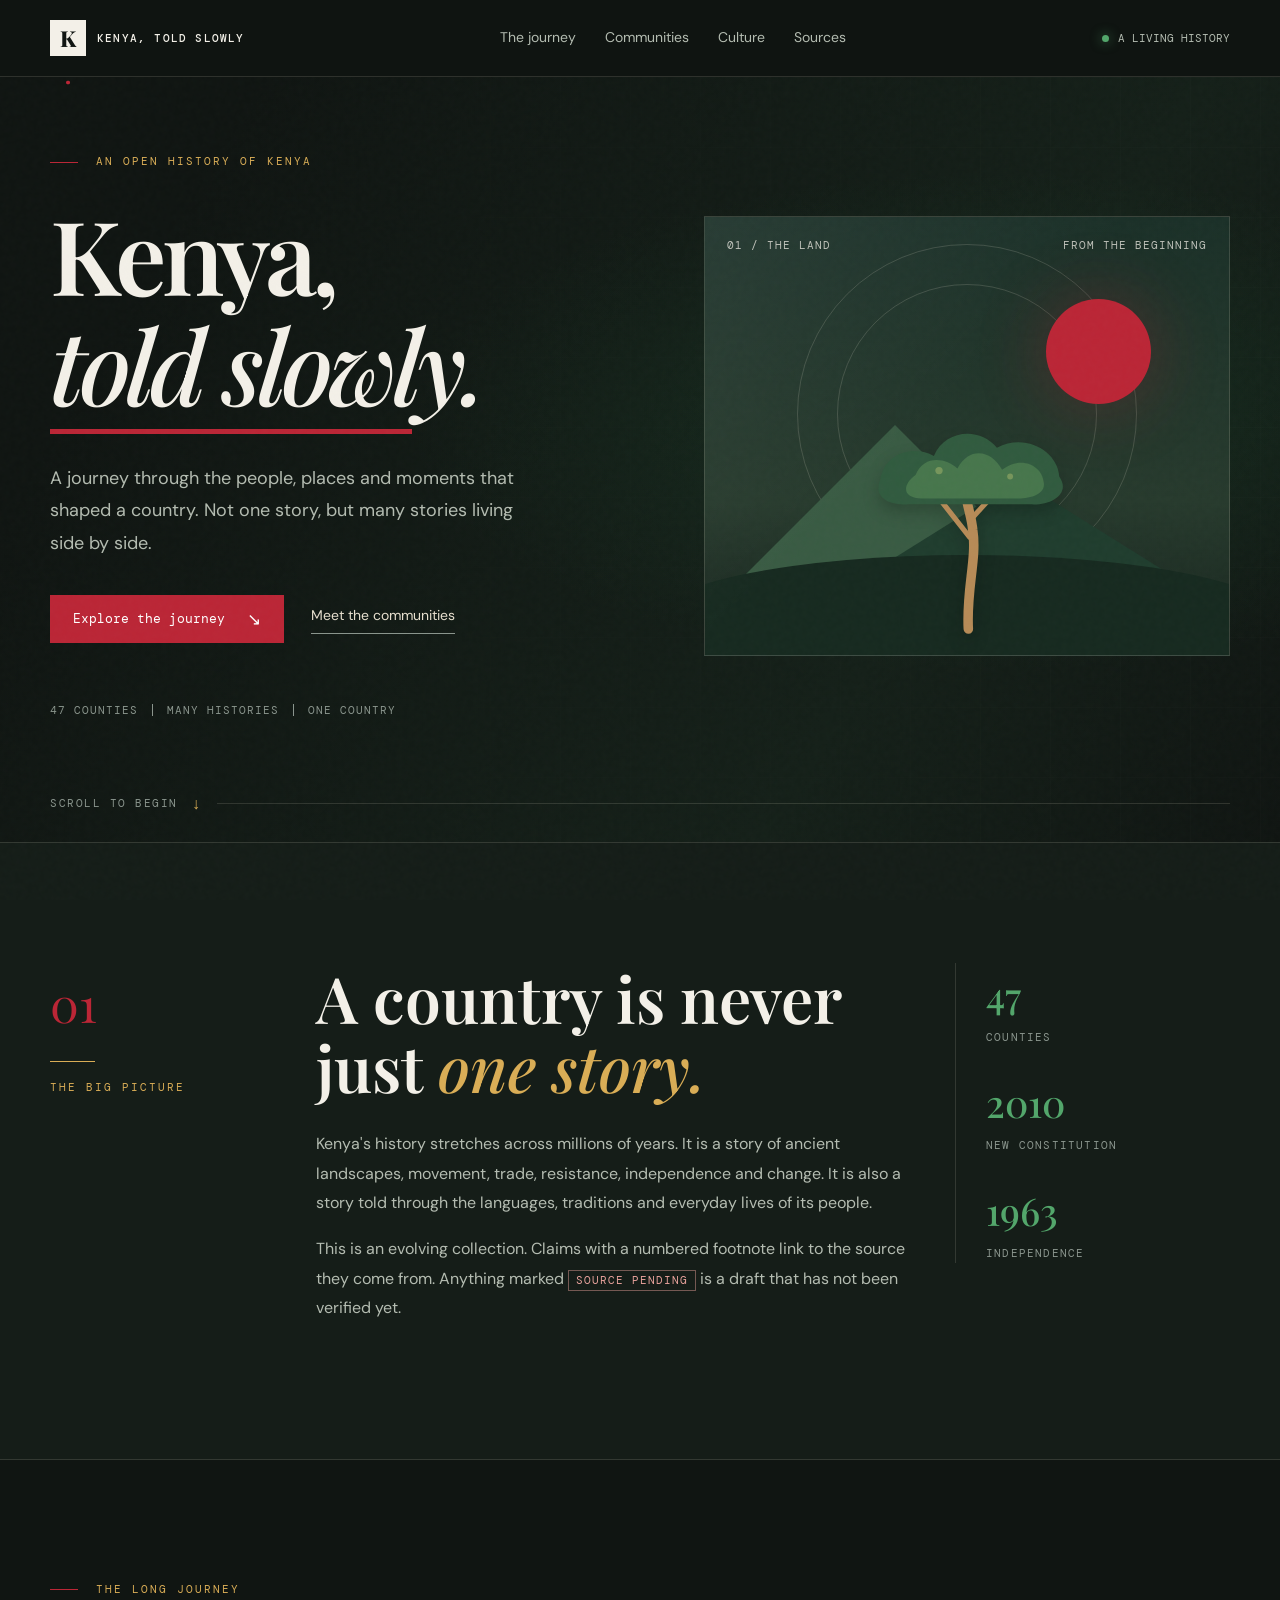
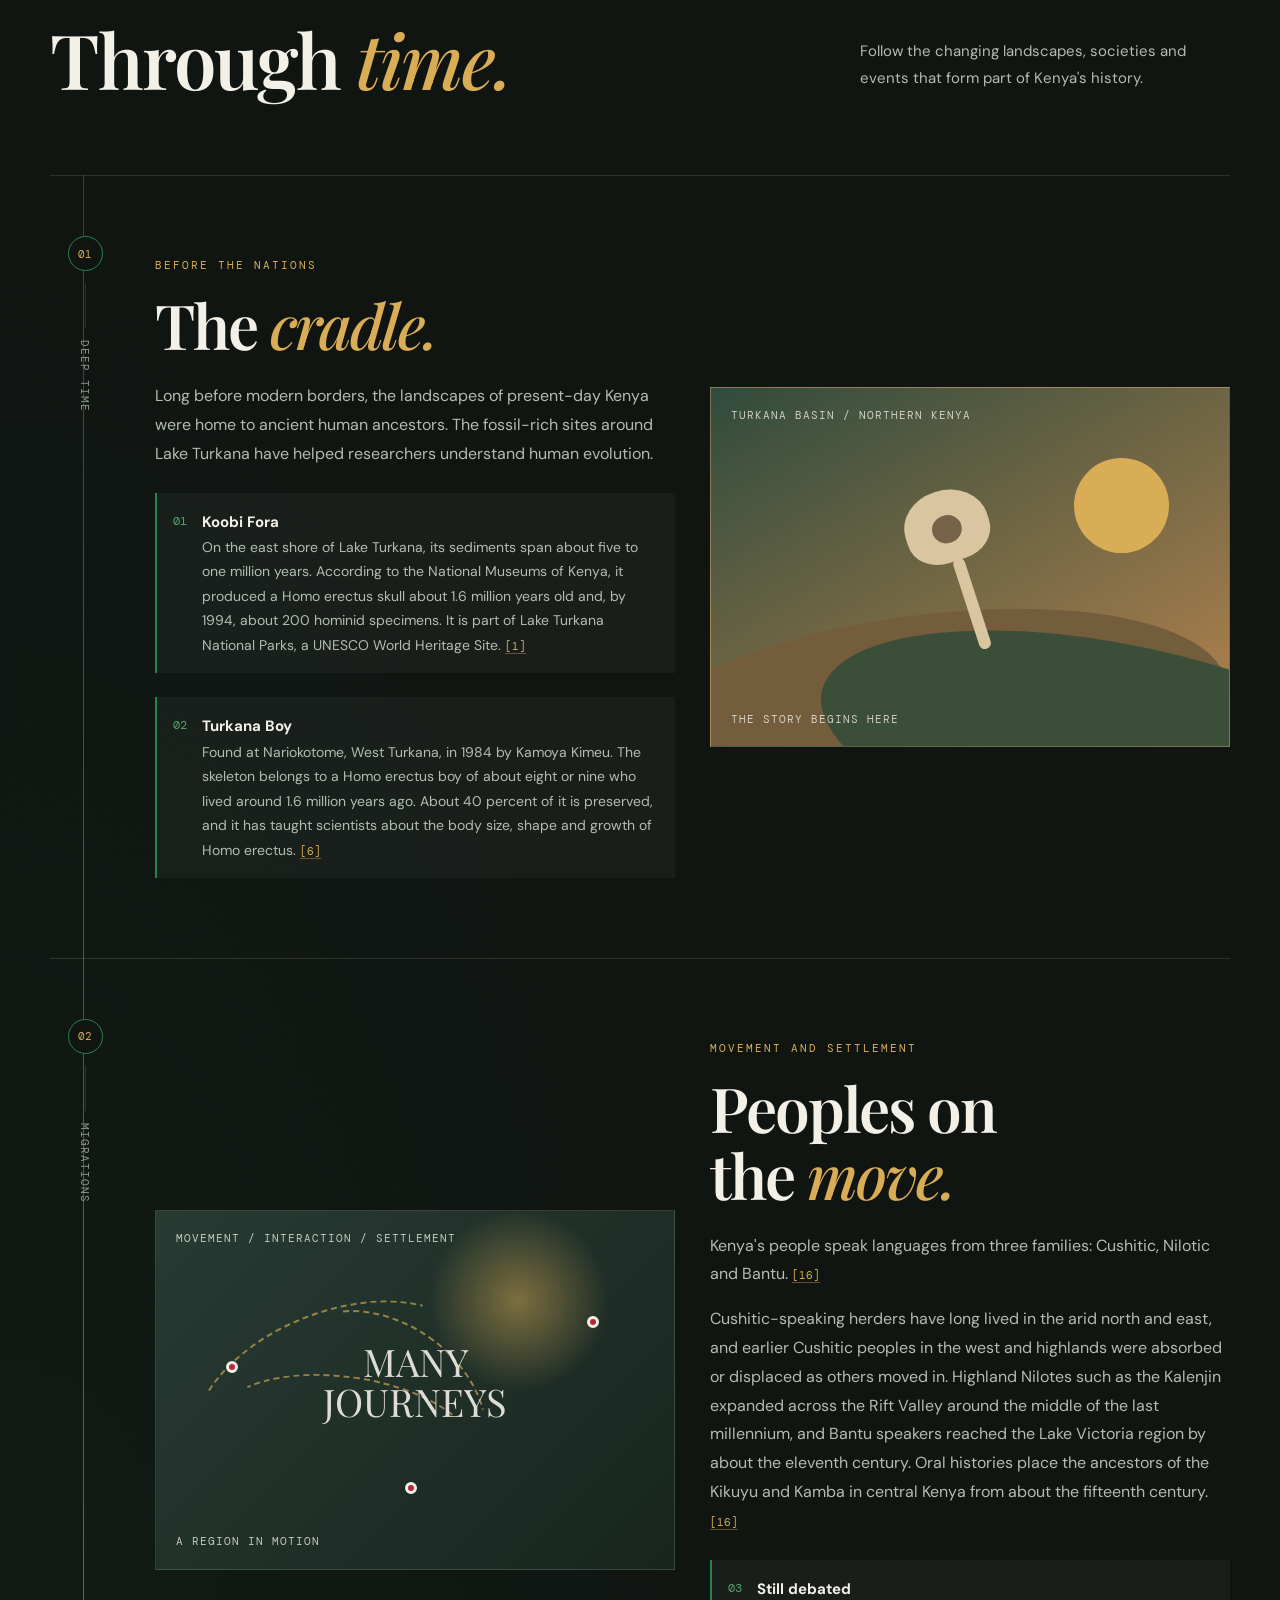
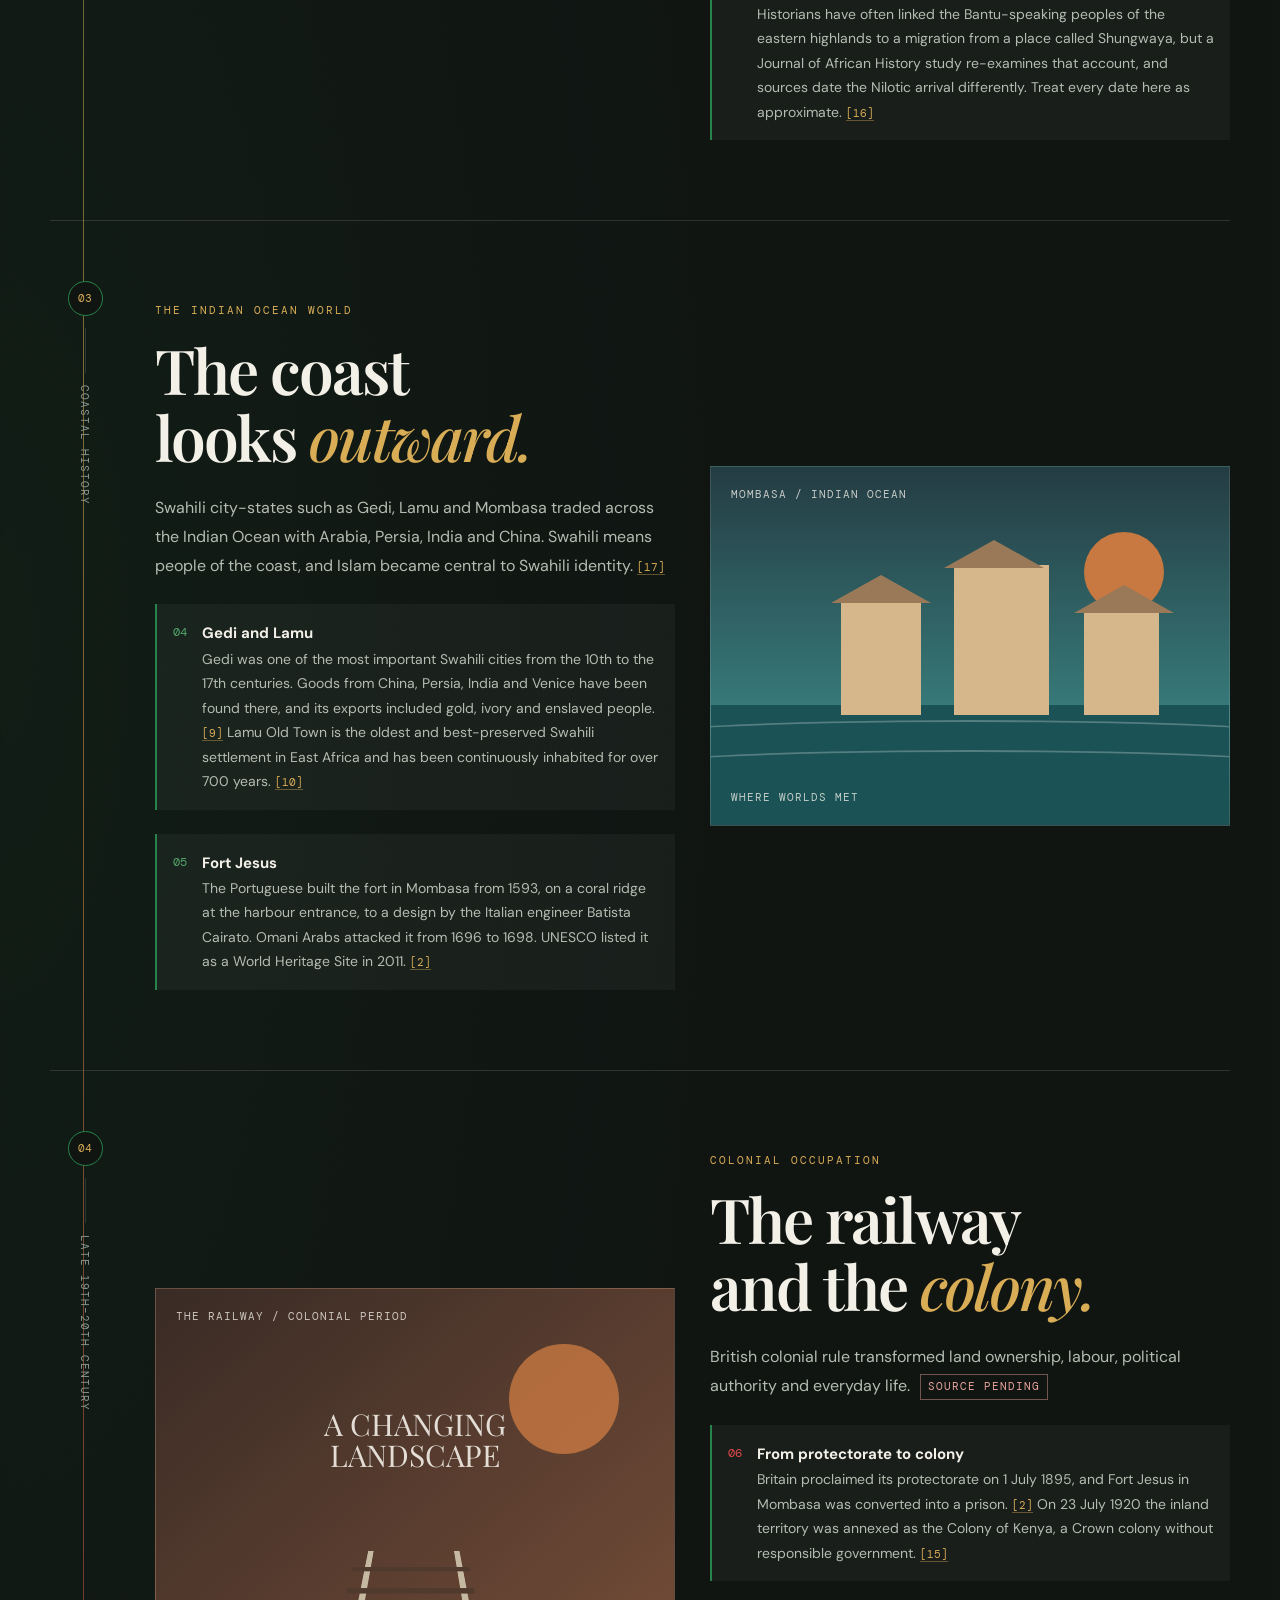
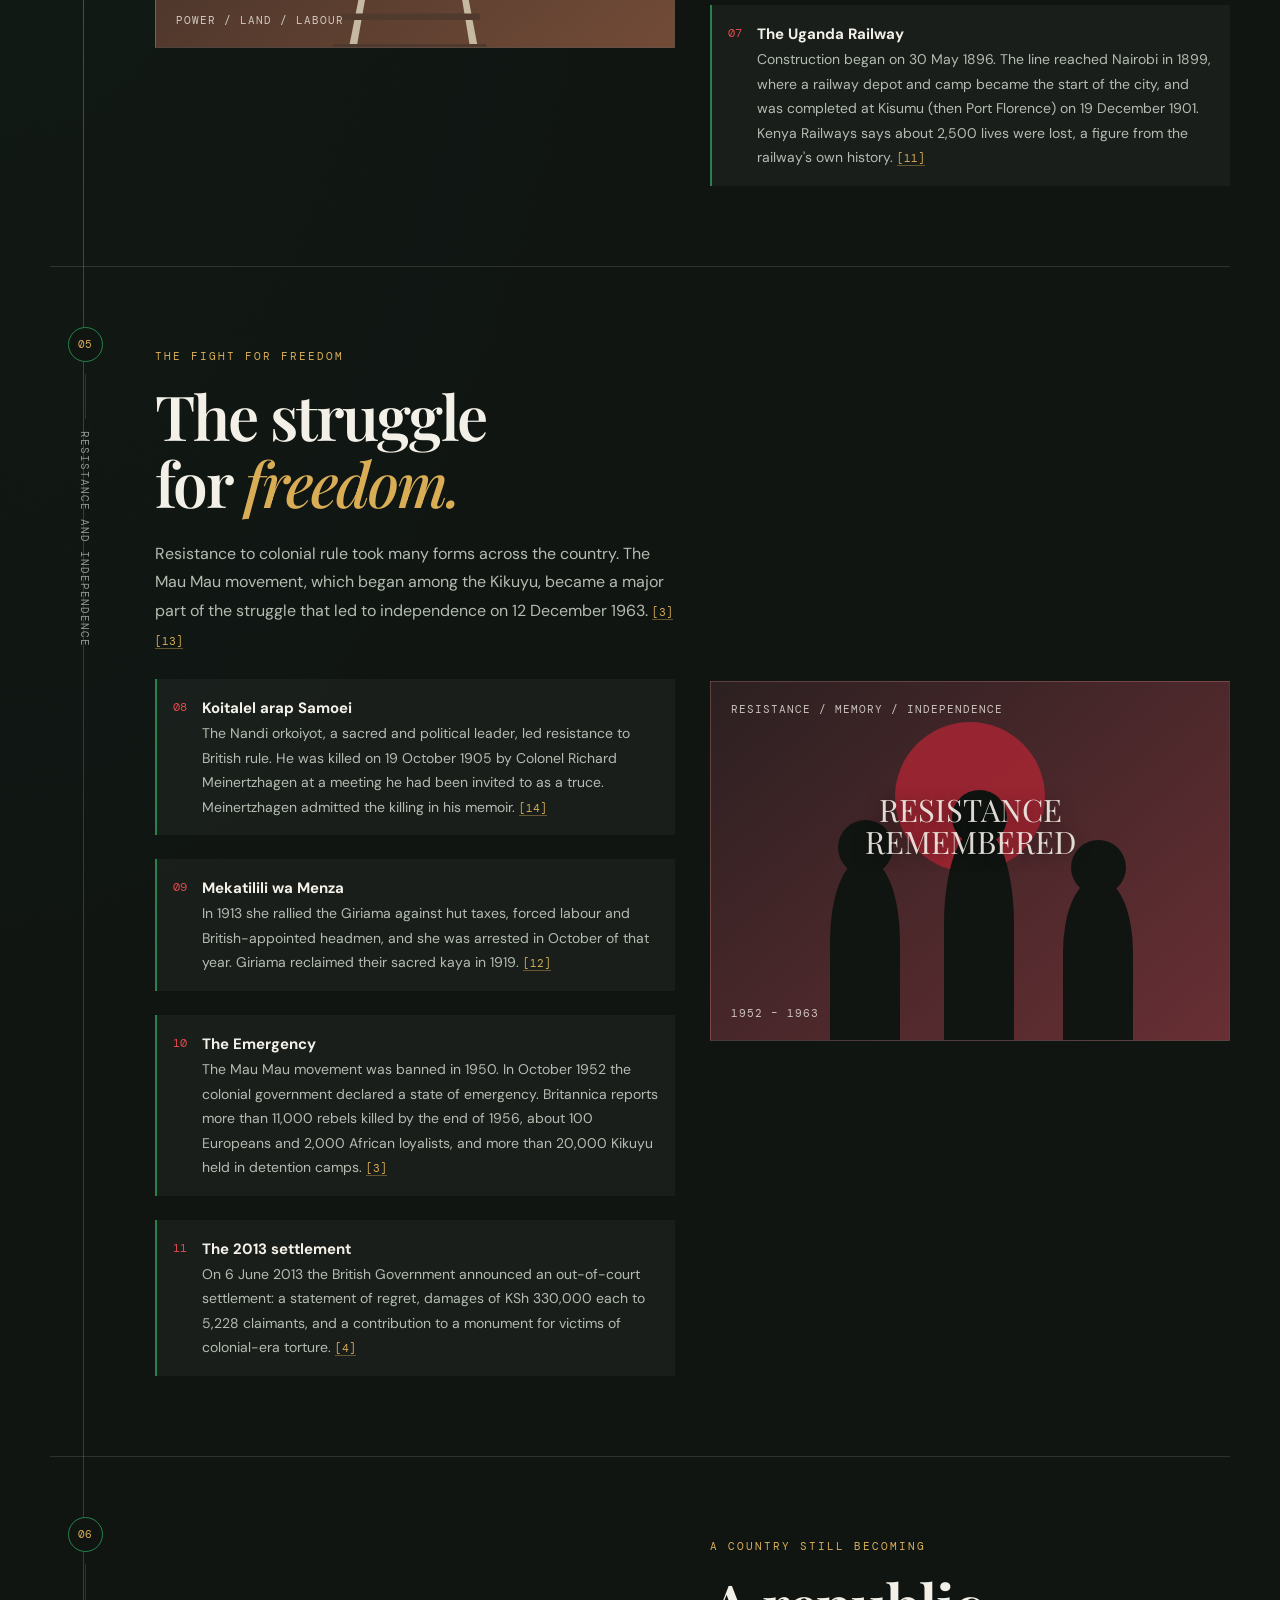
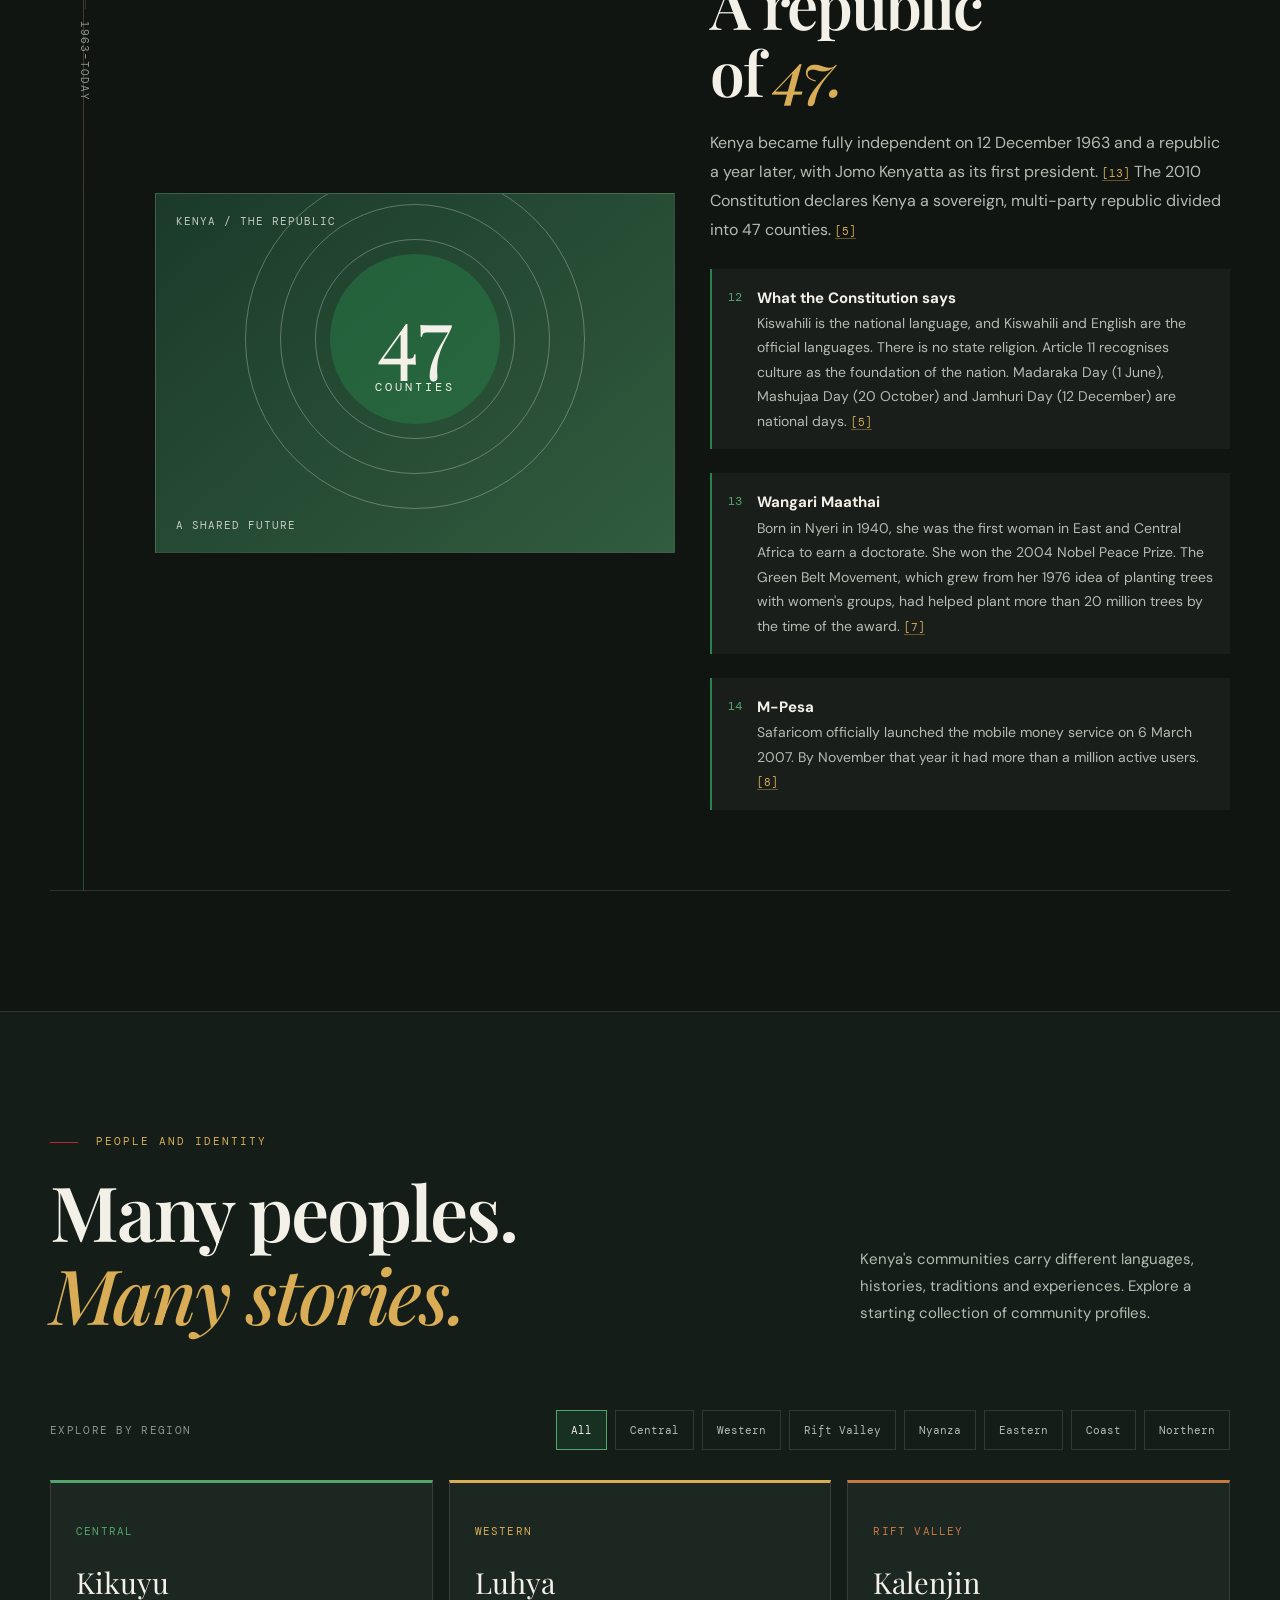
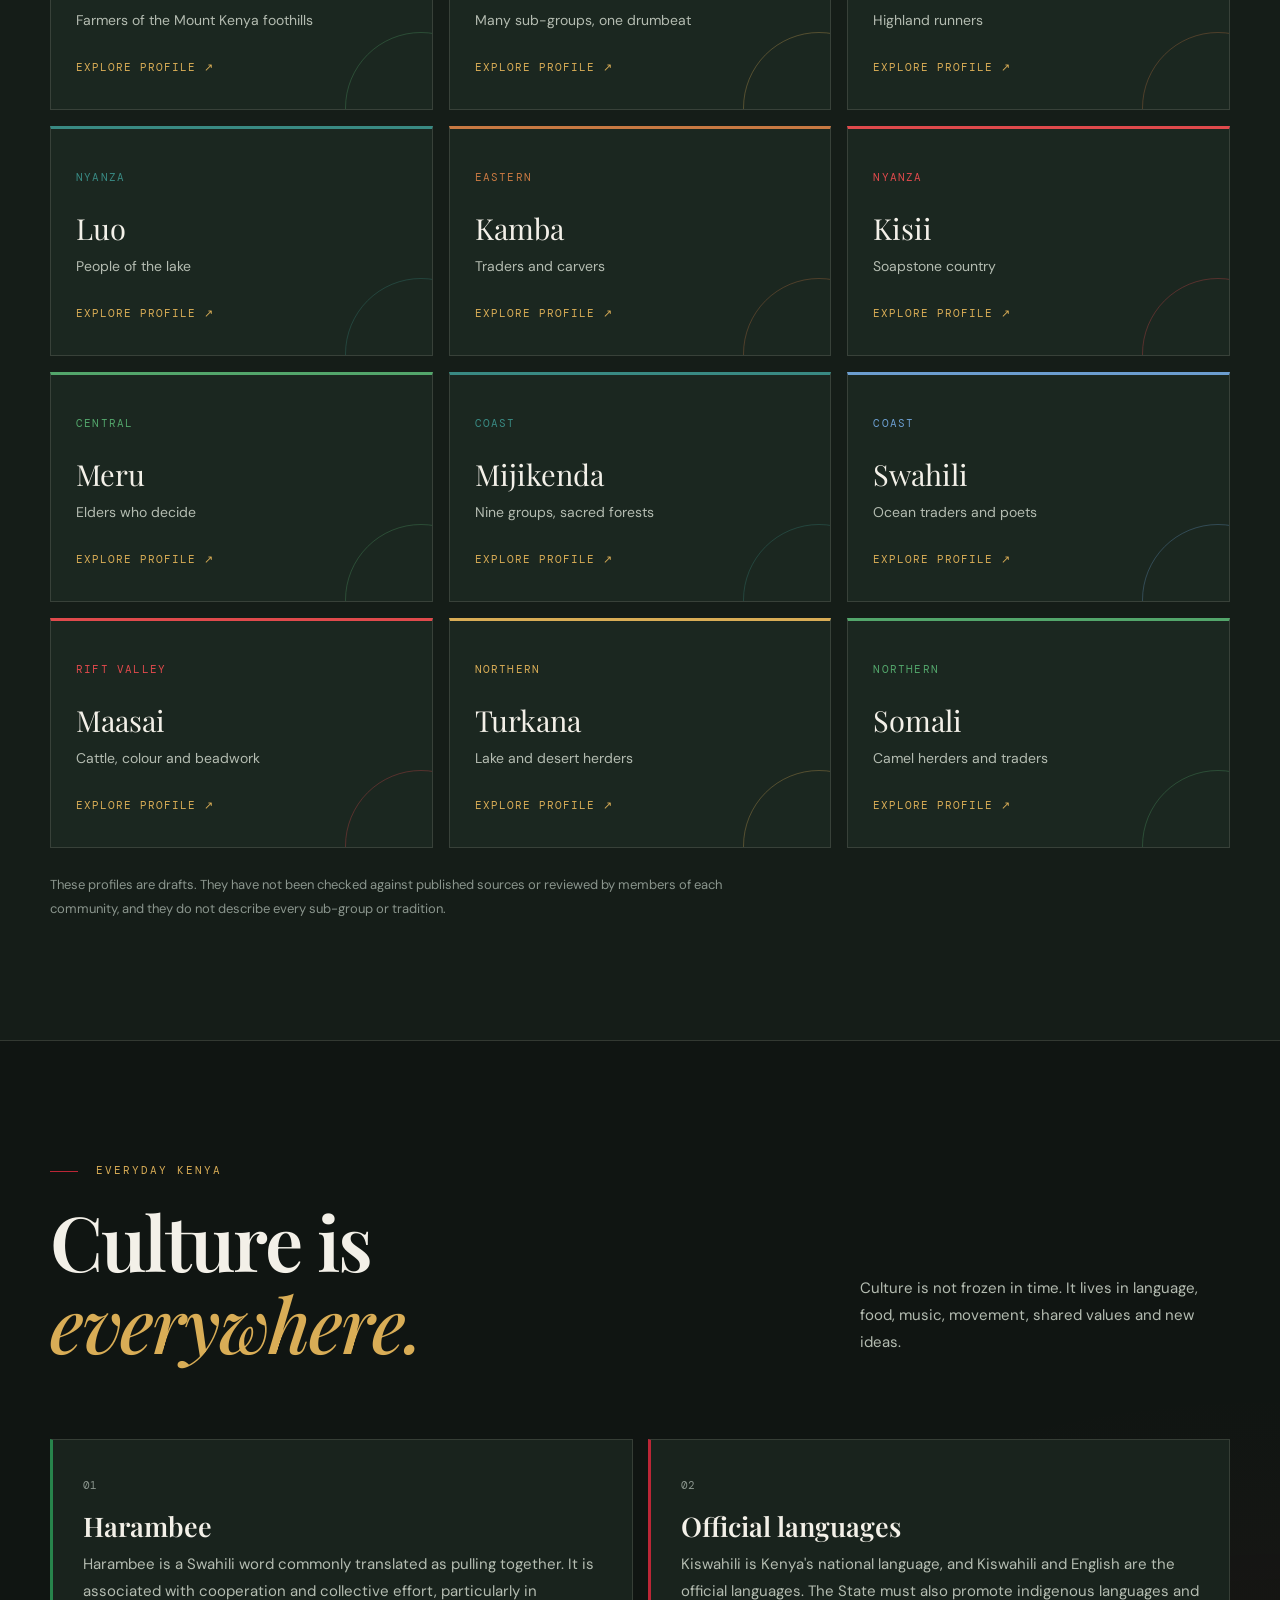
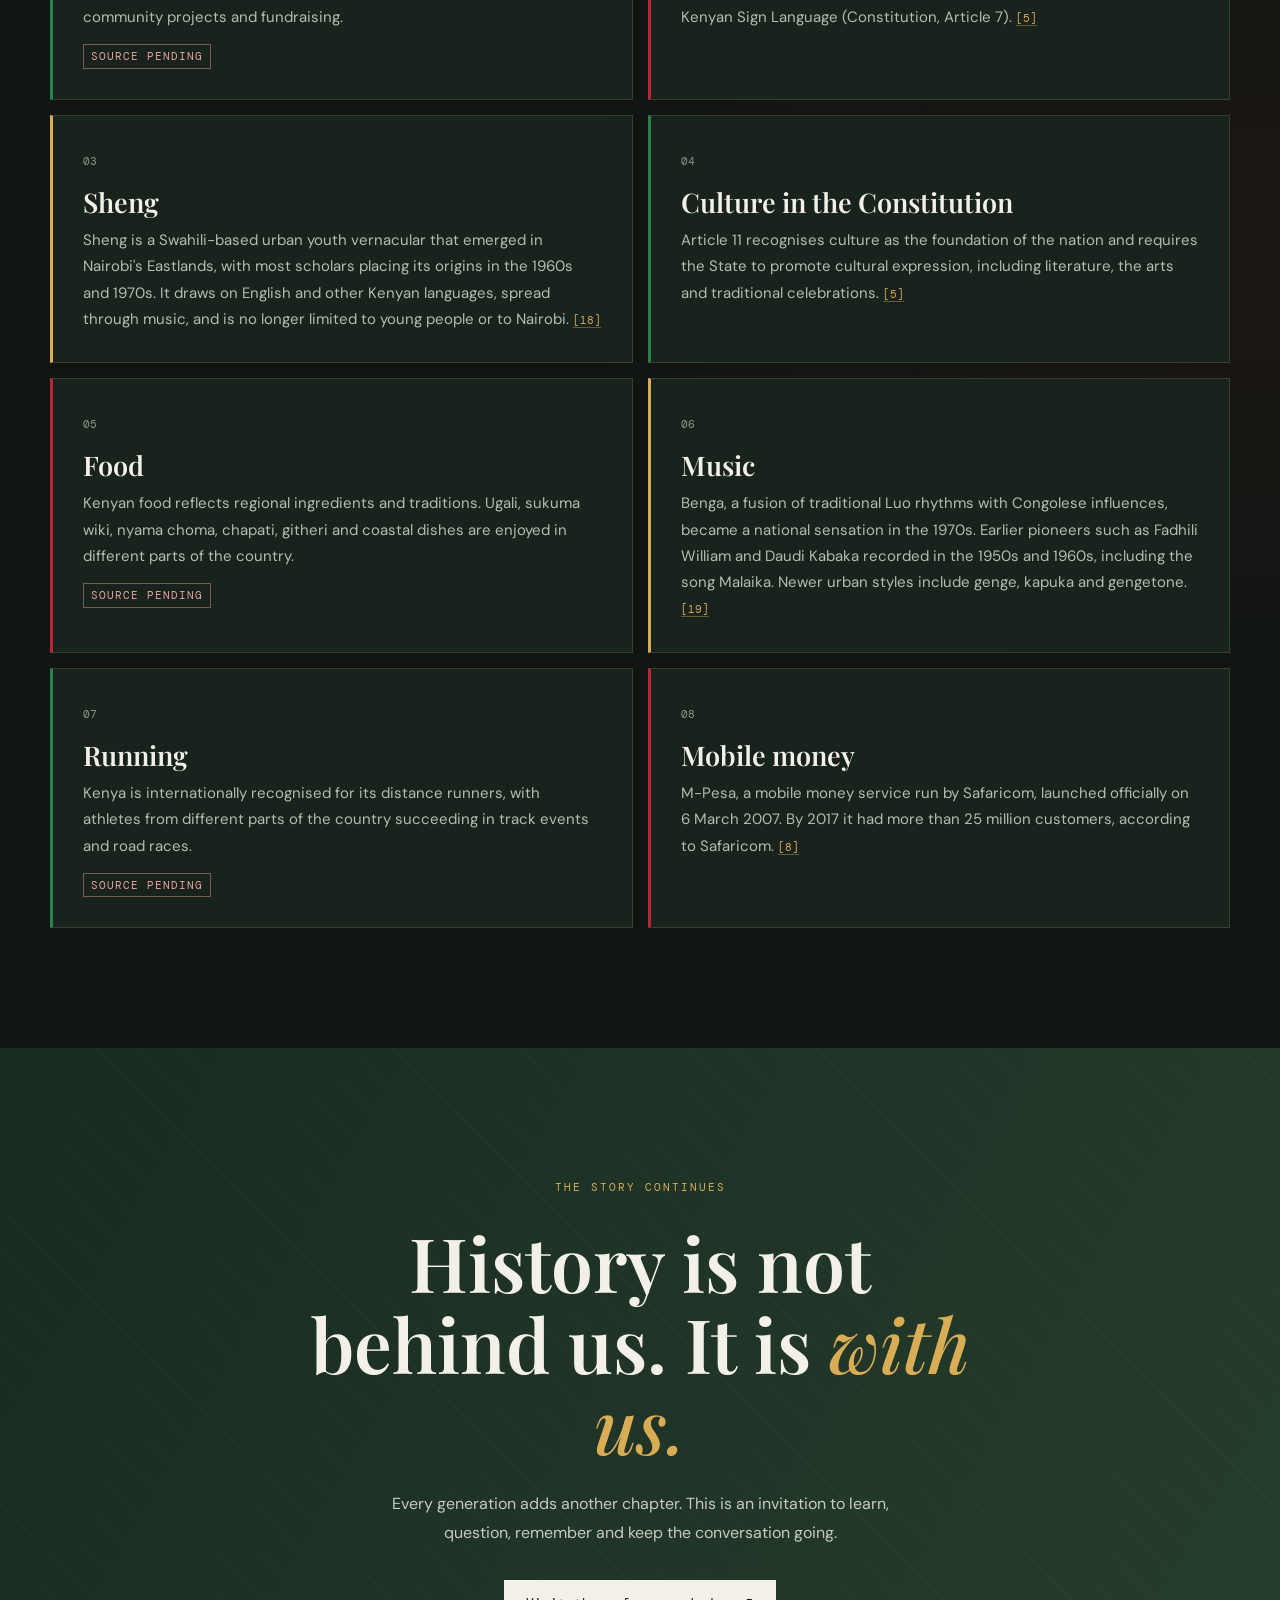
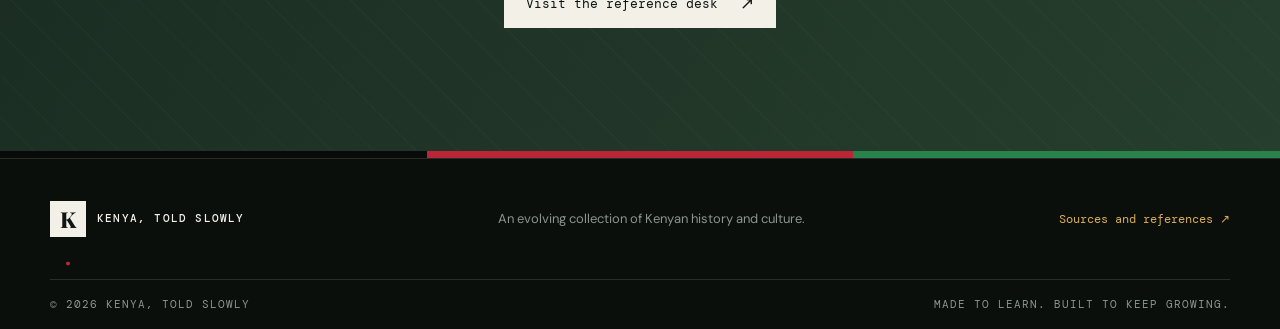
<file: index.html>
<!DOCTYPE html>
<html lang="en">
<head>
  <meta charset="UTF-8">
  <meta name="viewport" content="width=device-width, initial-scale=1">
  <meta name="theme-color" content="#101512">
  <meta name="description" content="A slow, immersive journey through Kenya's history, communities and culture, with every claim tied to a source.">
  <meta property="og:type" content="website">
  <meta property="og:title" content="Kenya, told slowly: A living history">
  <meta property="og:description" content="A journey through Kenya's history, communities and culture, with sources and open research gaps.">
  <!-- After deploying, change this to the full URL, e.g. https://you.github.io/kenya-history/assets/og.png -->
  <meta property="og:image" content="https://atermis37.github.io/kenya-history/assets/og.png">
  <meta name="twitter:card" content="summary_large_image">
  <title>Kenya, told slowly — A living history</title>
  <link rel="icon" href="data:image/svg+xml,%3Csvg xmlns='http://www.w3.org/2000/svg' viewBox='0 0 32 32'%3E%3Crect width='32' height='32' fill='%23f3f0e8'/%3E%3Ctext x='6' y='25' font-size='26' font-family='Georgia' font-weight='700' fill='%23101512'%3EK%3C/text%3E%3Ccircle cx='26' cy='25' r='2.5' fill='%23bb2636'/%3E%3C/svg%3E">
  <link rel="preconnect" href="https://fonts.googleapis.com">
  <link rel="preconnect" href="https://fonts.gstatic.com" crossorigin>
  <link href="https://fonts.googleapis.com/css2?family=DM+Mono:wght@400;500&family=DM+Sans:wght@400;500;600;700&family=Playfair+Display:wght@500;600;700;800&display=swap" rel="stylesheet">
  <link rel="stylesheet" href="css/styles.css">
  <script src="js/data.js" defer></script>
  <script src="js/main.js" defer></script>
</head>
<body>
  <a class="skip-link" href="#main">Skip to content</a>
  <div class="scroll-progress" id="progress" aria-hidden="true"></div>

  <header class="site-header">
    <nav class="nav container" aria-label="Main navigation">
      <a class="brand" href="index.html" aria-label="Kenya, told slowly home">
        <span class="brand-mark">K<span>.</span></span><span class="brand-name">KENYA, TOLD SLOWLY</span>
      </a>
      <button class="menu-toggle" id="menu-toggle" aria-label="Open navigation" aria-expanded="false" aria-controls="nav-links"><span></span><span></span></button>
      <div class="nav-links" id="nav-links">
        <a href="#timeline">The journey</a>
        <a href="#communities">Communities</a>
        <a href="#culture">Culture</a>
        <a href="sources.html">Sources</a>
      </div>
      <div class="nav-era"><span class="status-dot"></span><span id="era">A living history</span></div>
    </nav>
  </header>

  <main id="main">
    <section class="hero" data-era="A living history">
      <div class="hero-grid"></div>
      <div class="hero-content container">
        <div class="hero-copy">
          <p class="eyebrow"><span class="eyebrow-line"></span> AN OPEN HISTORY OF KENYA</p>
          <h1>Kenya,<br><em>told slowly.</em></h1>
          <p class="hero-description">A journey through the people, places and moments that shaped a country. Not one story, but many stories living side by side.</p>
          <div class="hero-actions">
            <a class="button button-primary" href="#timeline">Explore the journey <span>↘</span></a>
            <a class="text-link" href="#communities">Meet the communities</a>
          </div>
          <div class="hero-meta"><span>47 COUNTIES</span><span class="meta-divider"></span><span>MANY HISTORIES</span><span class="meta-divider"></span><span>ONE COUNTRY</span></div>
        </div>

        <div class="hero-art" role="img" aria-label="Illustration of an acacia tree, mountains and a red sun over the Kenyan landscape">
          <div class="art-orbit orbit-one"></div><div class="art-orbit orbit-two"></div>
          <div class="sun"></div>
          <div class="mountain mountain-back"></div><div class="mountain mountain-front"></div>
          <div class="land-layer"></div>
          <svg class="acacia" viewBox="0 0 300 330" aria-hidden="true">
            <path d="M145 315 C142 260 157 220 151 180 C149 155 137 135 142 105" fill="none" stroke="#B78B57" stroke-width="13" stroke-linecap="round"/>
            <path d="M147 190 L110 143 M149 165 L190 120 M142 130 L115 93" fill="none" stroke="#B78B57" stroke-width="7" stroke-linecap="round"/>
            <path d="M25 111 C32 72 73 65 98 79 C113 43 161 39 184 68 C223 47 267 73 269 107 C285 130 259 147 229 145 L64 145 C35 146 15 135 25 111Z" fill="#315B3F"/>
            <path d="M73 105 C85 77 114 82 130 96 C148 64 178 73 191 98 C216 78 246 91 248 116 C250 134 223 138 204 137 L82 137 C55 137 54 119 73 105Z" fill="#47764C"/>
            <circle cx="105" cy="99" r="5" fill="#77965C"/><circle cx="202" cy="107" r="4" fill="#77965C"/>
          </svg>
          <div class="art-caption"><span>01 / THE LAND</span><span>FROM THE BEGINNING</span></div>
        </div>
      </div>
      <div class="hero-bottom container"><span>SCROLL TO BEGIN</span><span class="scroll-arrow">↓</span><span class="hero-bottom-line"></span></div>
    </section>

    <section class="intro section-pad" data-era="The big picture">
      <div class="container intro-layout">
        <div class="section-index"><span class="index-number">01</span><span class="index-line"></span><span class="eyebrow">THE BIG PICTURE</span></div>
        <div class="intro-text">
          <h2>A country is never<br>just <em>one story.</em></h2>
          <p>Kenya's history stretches across millions of years. It is a story of ancient landscapes, movement, trade, resistance, independence and change. It is also a story told through the languages, traditions and everyday lives of its people.</p>
          <p>This is an evolving collection. Claims with a numbered footnote link to the source they come from. Anything marked <span class="badge-inline">SOURCE PENDING</span> is a draft that has not been verified yet.</p>
        </div>
        <div class="intro-stats">
          <div class="stat"><strong>47</strong><span>COUNTIES</span></div>
          <div class="stat"><strong>2010</strong><span>NEW CONSTITUTION</span></div>
          <div class="stat"><strong>1963</strong><span>INDEPENDENCE</span></div>
        </div>
      </div>
    </section>

    <section class="timeline-section section-pad" id="timeline">
      <div class="container">
        <div class="section-heading">
          <div><p class="eyebrow"><span class="eyebrow-line"></span> THE LONG JOURNEY</p><h2>Through <em>time.</em></h2></div>
          <p class="section-intro">Follow the changing landscapes, societies and events that form part of Kenya's history.</p>
        </div>

        <div class="timeline">

          <article class="chapter" data-a="#18231d" data-b="#263d2c" data-era="Deep time">
            <div class="chapter-number"><span>01</span><span class="chapter-line"></span><span class="chapter-date">DEEP TIME</span></div>
            <div class="chapter-copy">
              <p class="eyebrow">BEFORE THE NATIONS</p>
              <h3>The <em>cradle.</em></h3>
              <p>Long before modern borders, the landscapes of present-day Kenya were home to ancient human ancestors. The fossil-rich sites around Lake Turkana have helped researchers understand human evolution.</p>
              <div class="chapter-fact"><span class="fact-mark">01</span>
                <p><strong>Koobi Fora</strong><br>On the east shore of Lake Turkana, its sediments span about five to one million years. According to the National Museums of Kenya, it produced a Homo erectus skull about 1.6 million years old and, by 1994, about 200 hominid specimens. It is part of Lake Turkana National Parks, a UNESCO World Heritage Site. <a class="fn" href="sources.html#s1" aria-label="Source 1">[1]</a></p></div>
              <div class="chapter-fact"><span class="fact-mark">02</span>
                <p><strong>Turkana Boy</strong><br>Found at Nariokotome, West Turkana, in 1984 by Kamoya Kimeu. The skeleton belongs to a Homo erectus boy of about eight or nine who lived around 1.6 million years ago. About 40 percent of it is preserved, and it has taught scientists about the body size, shape and growth of Homo erectus. <a class="fn" href="sources.html#s6" aria-label="Source 6">[6]</a></p></div>
            </div>
            <div class="chapter-visual visual-cradle">
              <div class="visual-label">TURKANA BASIN / NORTHERN KENYA</div><div class="visual-sun"></div>
              <div class="fossil-shape"><div class="fossil-skull"></div><div class="fossil-spine"></div></div>
              <div class="visual-bottom-label">THE STORY BEGINS HERE</div>
            </div>
          </article>

          <article class="chapter reverse" data-a="#17211e" data-b="#293b34" data-era="Movement and settlement">
            <div class="chapter-number"><span>02</span><span class="chapter-line"></span><span class="chapter-date">MIGRATIONS</span></div>
            <div class="chapter-copy">
              <p class="eyebrow">MOVEMENT AND SETTLEMENT</p>
              <h3>Peoples on<br>the <em>move.</em></h3>
              <p>Kenya's people speak languages from three families: Cushitic, Nilotic and Bantu. <a class="fn" href="sources.html#s16" aria-label="Source 16">[16]</a></p>
              <p>Cushitic-speaking herders have long lived in the arid north and east, and earlier Cushitic peoples in the west and highlands were absorbed or displaced as others moved in. Highland Nilotes such as the Kalenjin expanded across the Rift Valley around the middle of the last millennium, and Bantu speakers reached the Lake Victoria region by about the eleventh century. Oral histories place the ancestors of the Kikuyu and Kamba in central Kenya from about the fifteenth century. <a class="fn" href="sources.html#s16" aria-label="Source 16">[16]</a></p>
              <div class="chapter-fact"><span class="fact-mark">03</span>
                <p><strong>Still debated</strong><br>Historians have often linked the Bantu-speaking peoples of the eastern highlands to a migration from a place called Shungwaya, but a Journal of African History study re-examines that account, and sources date the Nilotic arrival differently. Treat every date here as approximate. <a class="fn" href="sources.html#s16" aria-label="Source 16">[16]</a></p></div>
            </div>
            <div class="chapter-visual visual-movement">
              <div class="visual-label">MOVEMENT / INTERACTION / SETTLEMENT</div>
              <div class="route route-one"></div><div class="route route-two"></div><div class="route route-three"></div>
              <div class="route-point point-one"></div><div class="route-point point-two"></div><div class="route-point point-three"></div>
              <div class="movement-word">MANY<br>JOURNEYS</div><div class="visual-bottom-label">A REGION IN MOTION</div>
            </div>
          </article>

          <article class="chapter" data-a="#1b2221" data-b="#293e42" data-era="The coast and the ocean">
            <div class="chapter-number"><span>03</span><span class="chapter-line"></span><span class="chapter-date">COASTAL HISTORY</span></div>
            <div class="chapter-copy">
              <p class="eyebrow">THE INDIAN OCEAN WORLD</p>
              <h3>The coast<br>looks <em>outward.</em></h3>
              <p>Swahili city-states such as Gedi, Lamu and Mombasa traded across the Indian Ocean with Arabia, Persia, India and China. Swahili means people of the coast, and Islam became central to Swahili identity. <a class="fn" href="sources.html#s17" aria-label="Source 17">[17]</a></p>
              <div class="chapter-fact"><span class="fact-mark">04</span>
                <p><strong>Gedi and Lamu</strong><br>Gedi was one of the most important Swahili cities from the 10th to the 17th centuries. Goods from China, Persia, India and Venice have been found there, and its exports included gold, ivory and enslaved people. <a class="fn" href="sources.html#s9" aria-label="Source 9">[9]</a> Lamu Old Town is the oldest and best-preserved Swahili settlement in East Africa and has been continuously inhabited for over 700 years. <a class="fn" href="sources.html#s10" aria-label="Source 10">[10]</a></p></div>
              <div class="chapter-fact"><span class="fact-mark">05</span>
                <p><strong>Fort Jesus</strong><br>The Portuguese built the fort in Mombasa from 1593, on a coral ridge at the harbour entrance, to a design by the Italian engineer Batista Cairato. Omani Arabs attacked it from 1696 to 1698. UNESCO listed it as a World Heritage Site in 2011. <a class="fn" href="sources.html#s2" aria-label="Source 2">[2]</a></p></div>
            </div>
            <div class="chapter-visual visual-coast">
              <div class="visual-label">MOMBASA / INDIAN OCEAN</div><div class="coast-sun"></div><div class="coast-water"></div>
              <div class="coast-building building-one"></div><div class="coast-building building-two"></div><div class="coast-building building-three"></div>
              <div class="coast-wave wave-one"></div><div class="coast-wave wave-two"></div>
              <div class="visual-bottom-label">WHERE WORLDS MET</div>
            </div>
          </article>

          <article class="chapter reverse" data-a="#201918" data-b="#492b28" data-era="Colonial rule">
            <div class="chapter-number"><span>04</span><span class="chapter-line"></span><span class="chapter-date">LATE 19TH–20TH CENTURY</span></div>
            <div class="chapter-copy">
              <p class="eyebrow">COLONIAL OCCUPATION</p>
              <h3>The railway<br>and the <em>colony.</em></h3>
              <p class="pending">British colonial rule transformed land ownership, labour, political authority and everyday life.</p>
              <div class="chapter-fact"><span class="fact-mark red-mark">06</span>
                <p><strong>From protectorate to colony</strong><br>Britain proclaimed its protectorate on 1 July 1895, and Fort Jesus in Mombasa was converted into a prison. <a class="fn" href="sources.html#s2" aria-label="Source 2">[2]</a> On 23 July 1920 the inland territory was annexed as the Colony of Kenya, a Crown colony without responsible government. <a class="fn" href="sources.html#s15" aria-label="Source 15">[15]</a></p></div>
              <div class="chapter-fact"><span class="fact-mark red-mark">07</span>
                <p><strong>The Uganda Railway</strong><br>Construction began on 30 May 1896. The line reached Nairobi in 1899, where a railway depot and camp became the start of the city, and was completed at Kisumu (then Port Florence) on 19 December 1901. Kenya Railways says about 2,500 lives were lost, a figure from the railway's own history. <a class="fn" href="sources.html#s11" aria-label="Source 11">[11]</a></p></div>
            </div>
            <div class="chapter-visual visual-railway">
              <div class="visual-label">THE RAILWAY / COLONIAL PERIOD</div><div class="railway-sun"></div>
              <div class="railway-track"><div class="track-line"></div><div class="track-line second"></div>
                <div class="track-sleeper"></div><div class="track-sleeper"></div><div class="track-sleeper"></div><div class="track-sleeper"></div><div class="track-sleeper"></div><div class="track-sleeper"></div></div>
              <div class="railway-word">A CHANGING<br>LANDSCAPE</div><div class="visual-bottom-label">POWER / LAND / LABOUR</div>
            </div>
          </article>

          <article class="chapter" data-a="#201716" data-b="#512a2b" data-era="The struggle for freedom">
            <div class="chapter-number"><span>05</span><span class="chapter-line"></span><span class="chapter-date">RESISTANCE AND INDEPENDENCE</span></div>
            <div class="chapter-copy">
              <p class="eyebrow">THE FIGHT FOR FREEDOM</p>
              <h3>The struggle<br>for <em>freedom.</em></h3>
              <p>Resistance to colonial rule took many forms across the country. The Mau Mau movement, which began among the Kikuyu, became a major part of the struggle that led to independence on 12 December 1963. <a class="fn" href="sources.html#s3" aria-label="Source 3">[3]</a> <a class="fn" href="sources.html#s13" aria-label="Source 13">[13]</a></p>
              <div class="chapter-fact"><span class="fact-mark red-mark">08</span>
                <p><strong>Koitalel arap Samoei</strong><br>The Nandi orkoiyot, a sacred and political leader, led resistance to British rule. He was killed on 19 October 1905 by Colonel Richard Meinertzhagen at a meeting he had been invited to as a truce. Meinertzhagen admitted the killing in his memoir. <a class="fn" href="sources.html#s14" aria-label="Source 14">[14]</a></p></div>
              <div class="chapter-fact"><span class="fact-mark red-mark">09</span>
                <p><strong>Mekatilili wa Menza</strong><br>In 1913 she rallied the Giriama against hut taxes, forced labour and British-appointed headmen, and she was arrested in October of that year. Giriama reclaimed their sacred kaya in 1919. <a class="fn" href="sources.html#s12" aria-label="Source 12">[12]</a></p></div>
              <div class="chapter-fact"><span class="fact-mark red-mark">10</span>
                <p><strong>The Emergency</strong><br>The Mau Mau movement was banned in 1950. In October 1952 the colonial government declared a state of emergency. Britannica reports more than 11,000 rebels killed by the end of 1956, about 100 Europeans and 2,000 African loyalists, and more than 20,000 Kikuyu held in detention camps. <a class="fn" href="sources.html#s3" aria-label="Source 3">[3]</a></p></div>
              <div class="chapter-fact"><span class="fact-mark red-mark">11</span>
                <p><strong>The 2013 settlement</strong><br>On 6 June 2013 the British Government announced an out-of-court settlement: a statement of regret, damages of KSh 330,000 each to 5,228 claimants, and a contribution to a monument for victims of colonial-era torture. <a class="fn" href="sources.html#s4" aria-label="Source 4">[4]</a></p></div>
            </div>
            <div class="chapter-visual visual-freedom">
              <div class="visual-label">RESISTANCE / MEMORY / INDEPENDENCE</div><div class="freedom-sun"></div>
              <div class="freedom-figure figure-one"></div><div class="freedom-figure figure-two"></div><div class="freedom-figure figure-three"></div>
              <div class="freedom-word">RESISTANCE<br>REMEMBERED</div><div class="visual-bottom-label">1952 – 1963</div>
            </div>
          </article>

          <article class="chapter reverse" data-a="#17231c" data-b="#294a36" data-era="The republic">
            <div class="chapter-number"><span>06</span><span class="chapter-line"></span><span class="chapter-date">1963–TODAY</span></div>
            <div class="chapter-copy">
              <p class="eyebrow">A COUNTRY STILL BECOMING</p>
              <h3>A republic<br>of <em>47.</em></h3>
              <p>Kenya became fully independent on 12 December 1963 and a republic a year later, with Jomo Kenyatta as its first president. <a class="fn" href="sources.html#s13" aria-label="Source 13">[13]</a> The 2010 Constitution declares Kenya a sovereign, multi-party republic divided into 47 counties. <a class="fn" href="sources.html#s5" aria-label="Source 5">[5]</a></p>
              <div class="chapter-fact"><span class="fact-mark green-mark">12</span>
                <p><strong>What the Constitution says</strong><br>Kiswahili is the national language, and Kiswahili and English are the official languages. There is no state religion. Article 11 recognises culture as the foundation of the nation. Madaraka Day (1 June), Mashujaa Day (20 October) and Jamhuri Day (12 December) are national days. <a class="fn" href="sources.html#s5" aria-label="Source 5">[5]</a></p></div>
              <div class="chapter-fact"><span class="fact-mark green-mark">13</span>
                <p><strong>Wangari Maathai</strong><br>Born in Nyeri in 1940, she was the first woman in East and Central Africa to earn a doctorate. She won the 2004 Nobel Peace Prize. The Green Belt Movement, which grew from her 1976 idea of planting trees with women's groups, had helped plant more than 20 million trees by the time of the award. <a class="fn" href="sources.html#s7" aria-label="Source 7">[7]</a></p></div>
              <div class="chapter-fact"><span class="fact-mark green-mark">14</span>
                <p><strong>M-Pesa</strong><br>Safaricom officially launched the mobile money service on 6 March 2007. By November that year it had more than a million active users. <a class="fn" href="sources.html#s8" aria-label="Source 8">[8]</a></p></div>
            </div>
            <div class="chapter-visual visual-republic">
              <div class="visual-label">KENYA / THE REPUBLIC</div><div class="republic-sun"></div>
              <div class="republic-circle circle-one"></div><div class="republic-circle circle-two"></div><div class="republic-circle circle-three"></div>
              <div class="republic-word">47<br><span>COUNTIES</span></div><div class="visual-bottom-label">A SHARED FUTURE</div>
            </div>
          </article>

        </div>
      </div>
    </section>

    <section class="communities-section section-pad" id="communities" data-era="Communities">
      <div class="container">
        <div class="section-heading">
          <div><p class="eyebrow"><span class="eyebrow-line"></span> PEOPLE AND IDENTITY</p><h2>Many peoples.<br><em>Many stories.</em></h2></div>
          <p class="section-intro">Kenya's communities carry different languages, histories, traditions and experiences. Explore a starting collection of community profiles.</p>
        </div>
        <div class="community-toolbar"><p>EXPLORE BY REGION</p><div class="filters" id="filters" role="group" aria-label="Filter communities by region"></div></div>
        <div class="community-grid" id="grid" aria-live="polite"></div>
        <p class="community-note">These profiles are drafts. They have not been checked against published sources or reviewed by members of each community, and they do not describe every sub-group or tradition.</p>
      </div>
    </section>

    <section class="culture-section section-pad" id="culture" data-era="Culture">
      <div class="container">
        <div class="section-heading">
          <div><p class="eyebrow"><span class="eyebrow-line"></span> EVERYDAY KENYA</p><h2>Culture is<br><em>everywhere.</em></h2></div>
          <p class="section-intro">Culture is not frozen in time. It lives in language, food, music, movement, shared values and new ideas.</p>
        </div>
        <div class="culture-grid" id="culture-list"></div>
      </div>
    </section>

    <section class="closing-section" data-era="The story continues">
      <div class="closing-pattern"></div>
      <div class="container closing-content">
        <p class="eyebrow">THE STORY CONTINUES</p>
        <h2>History is not<br>behind us. It is <em>with us.</em></h2>
        <p>Every generation adds another chapter. This is an invitation to learn, question, remember and keep the conversation going.</p>
        <a class="button button-light" href="sources.html">Visit the reference desk <span>↗</span></a>
      </div>
      <div class="closing-flag" aria-hidden="true"><span></span><span></span><span></span></div>
    </section>
  </main>

  <footer class="site-footer">
    <div class="container footer-main">
      <a class="brand" href="index.html"><span class="brand-mark">K<span>.</span></span><span class="brand-name">KENYA, TOLD SLOWLY</span></a>
      <p>An evolving collection of Kenyan history and culture.</p>
      <a class="footer-source" href="sources.html">Sources and references ↗</a>
    </div>
    <div class="container footer-bottom"><span>© 2026 KENYA, TOLD SLOWLY</span><span>MADE TO LEARN. BUILT TO KEEP GROWING.</span></div>
  </footer>

  <dialog class="community-dialog" id="dlg" aria-labelledby="dlg-t">
    <form method="dialog"><button class="dialog-close" aria-label="Close community details">×</button></form>
    <div class="dialog-content">
      <p class="eyebrow" id="dlg-r">COMMUNITY PROFILE</p>
      <h2 id="dlg-t">Community name</h2>
      <div class="dialog-rule"></div>
      <p id="dlg-b"></p>
      <p class="dialog-sources" id="dlg-s"></p>
      <p class="dialog-disclaimer">Draft profile. Not yet checked against published sources or reviewed by members of this community. Claims marked "source pending" are unverified.</p>
    </div>
  </dialog>
</body>
</html>
</file>
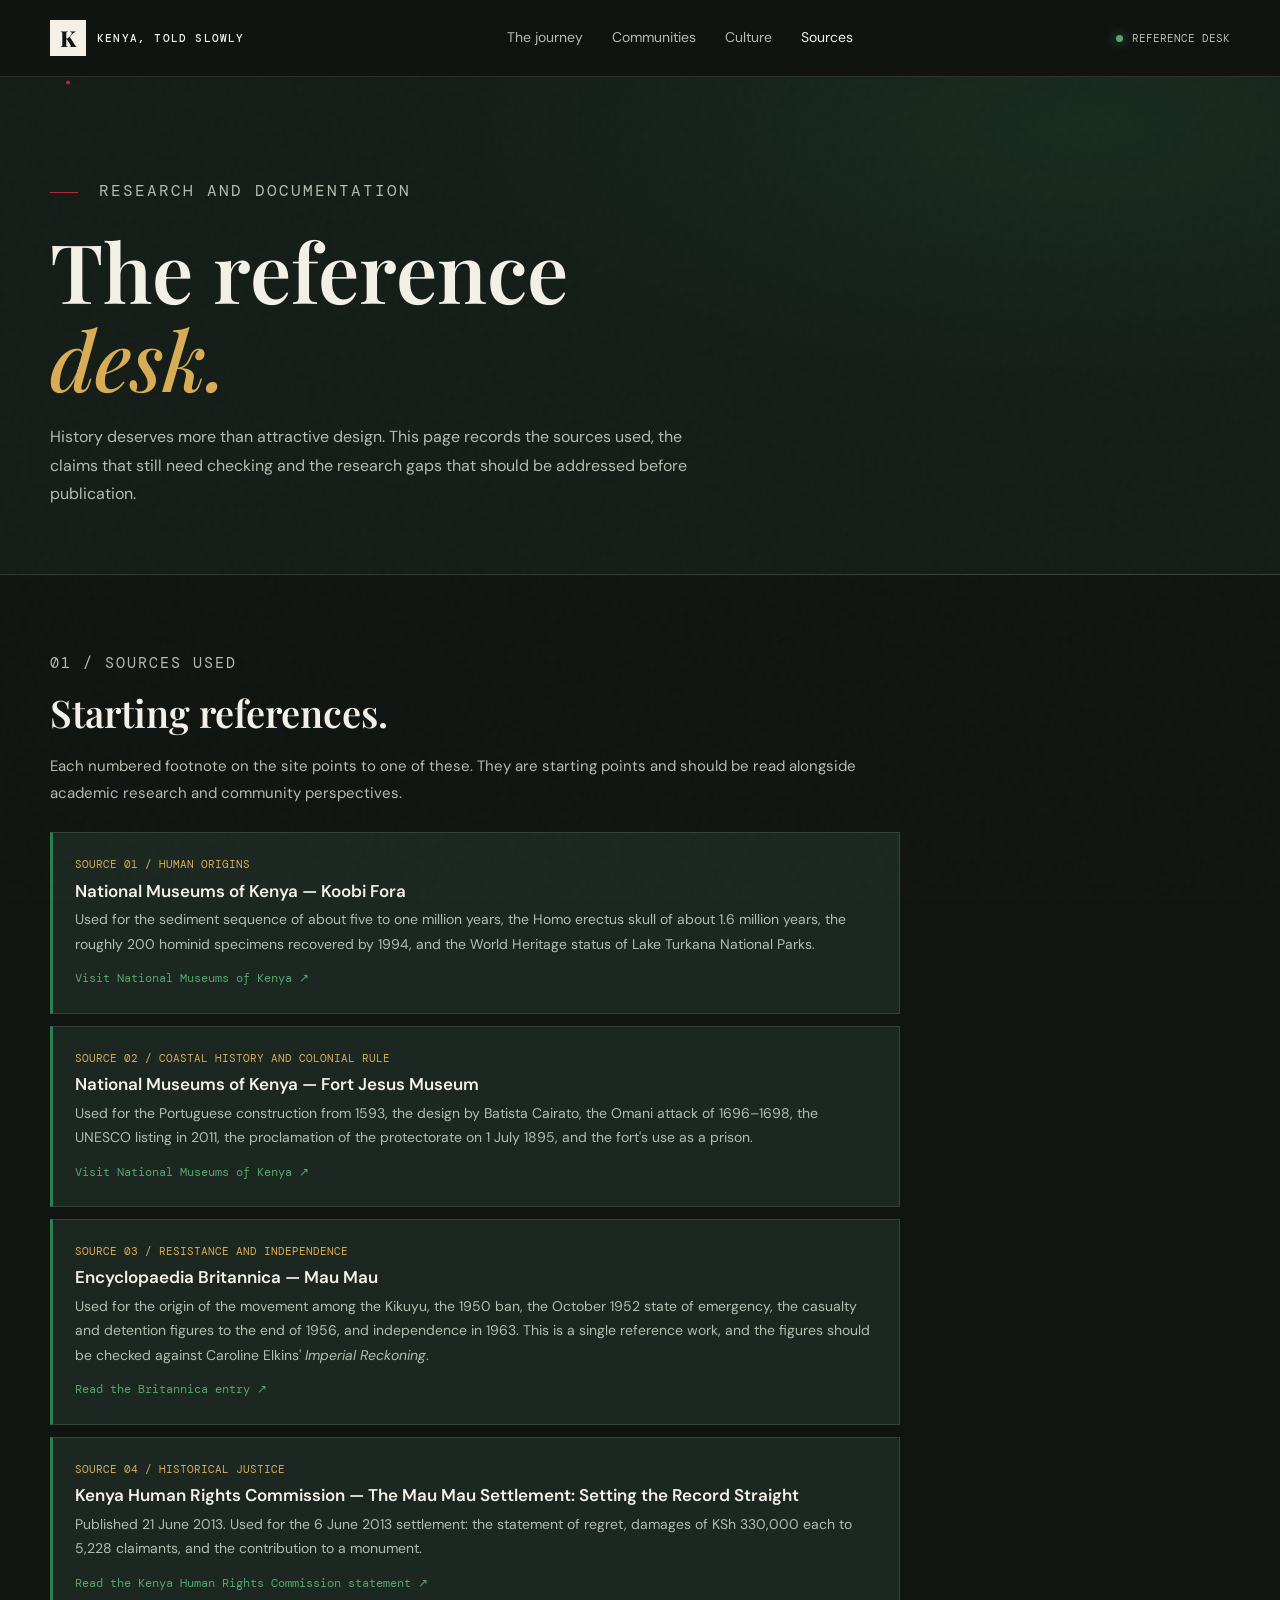
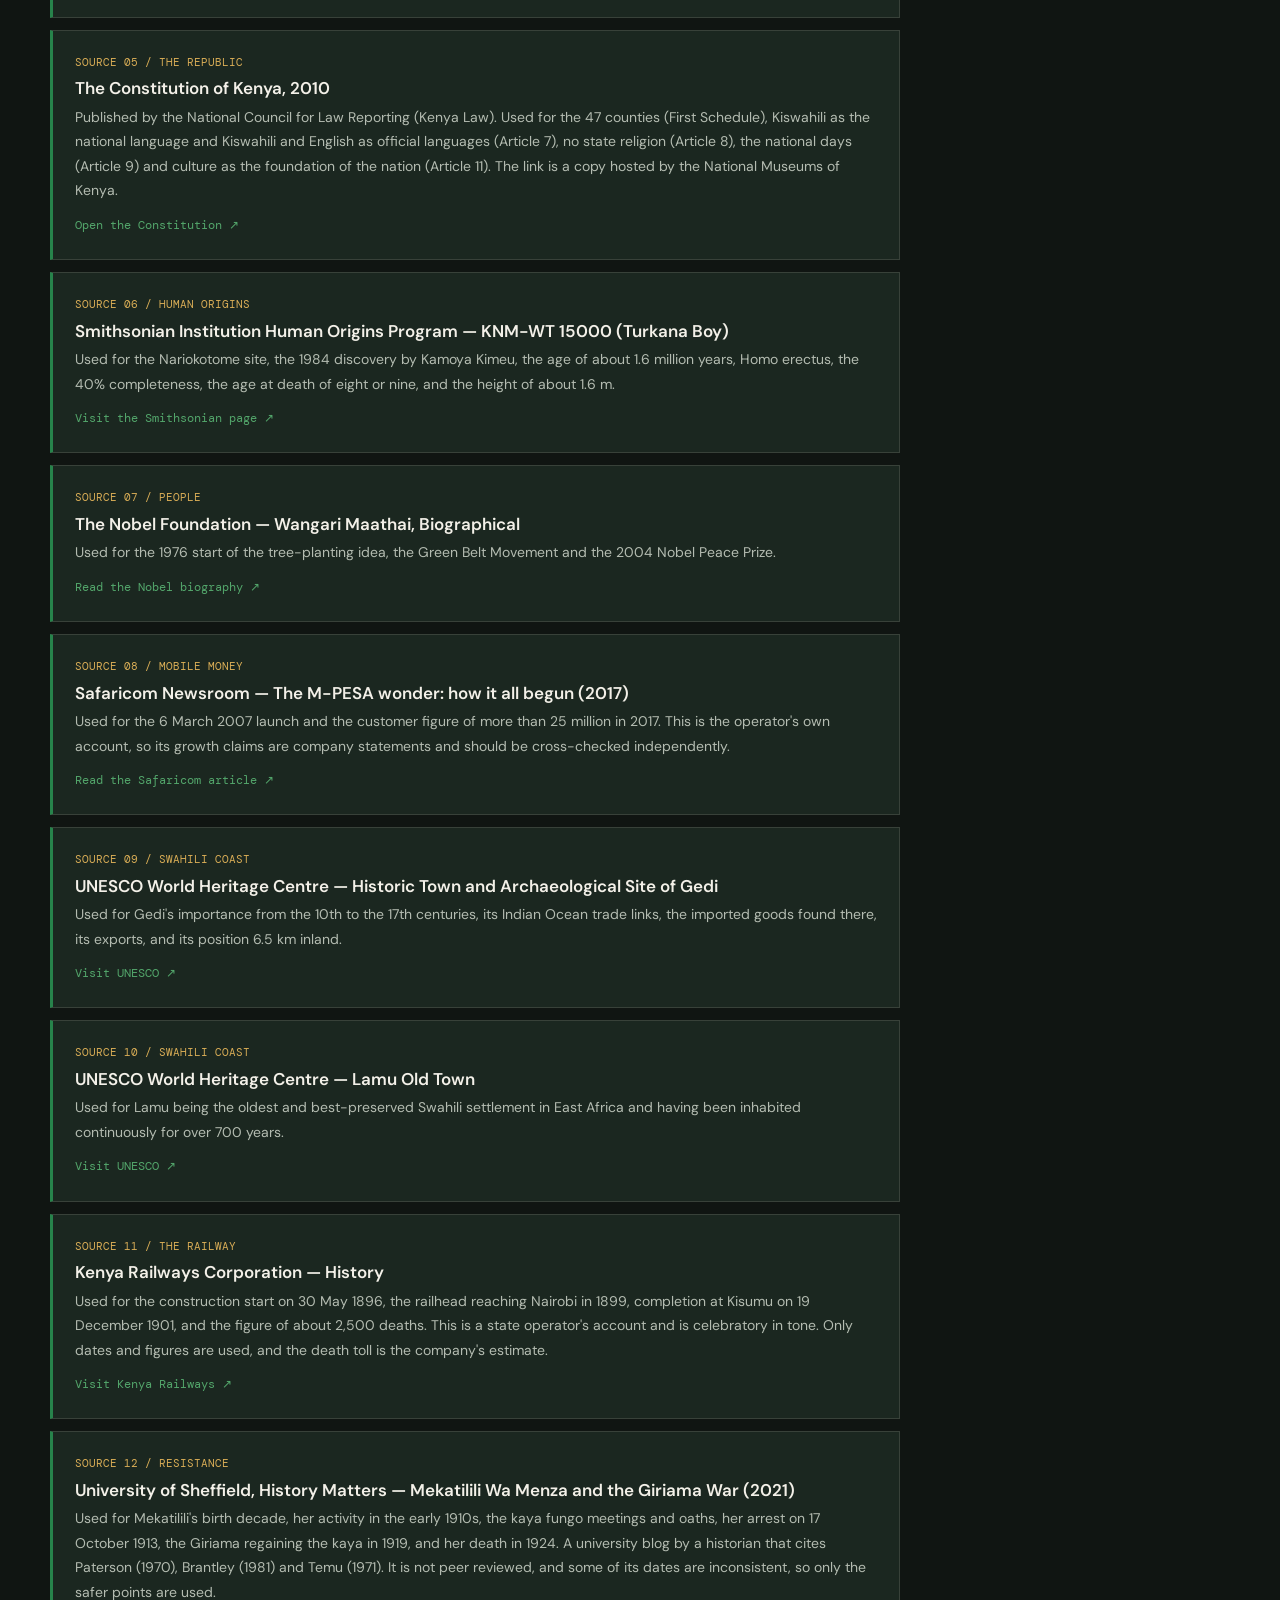
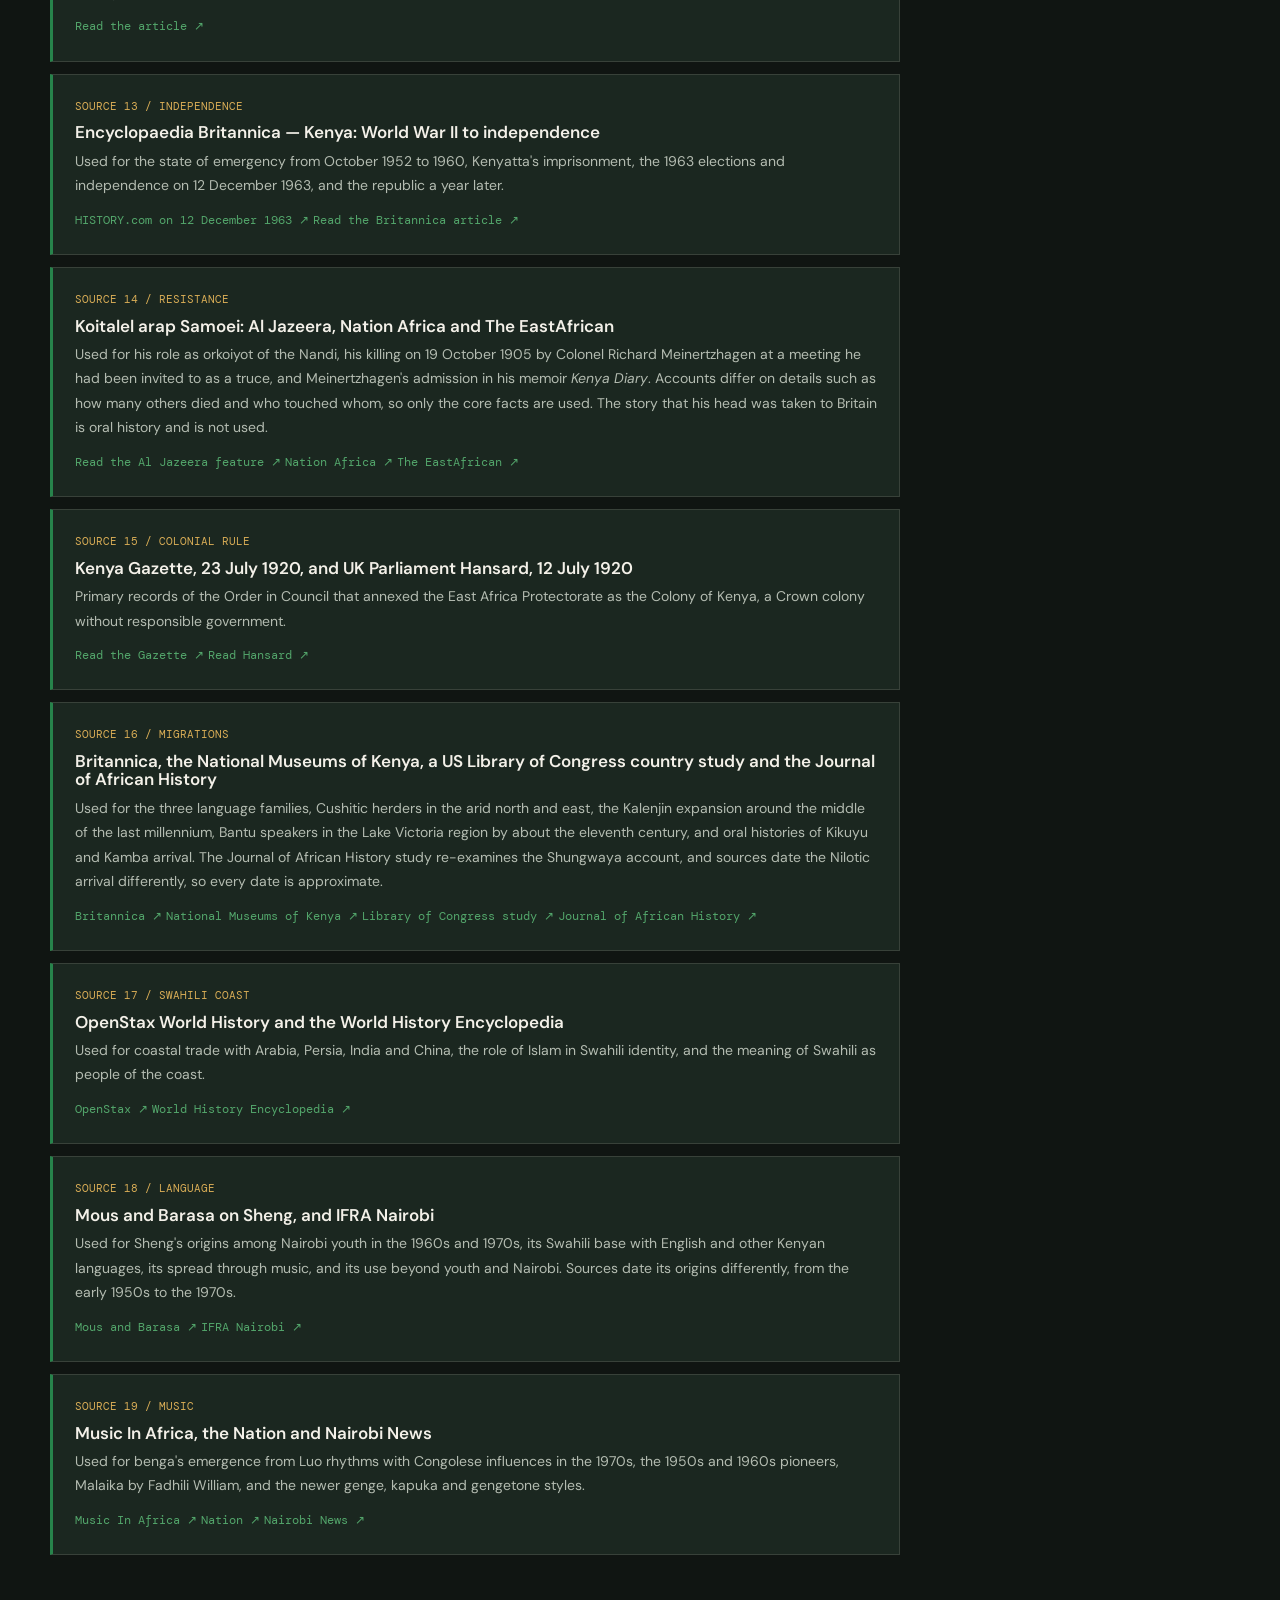
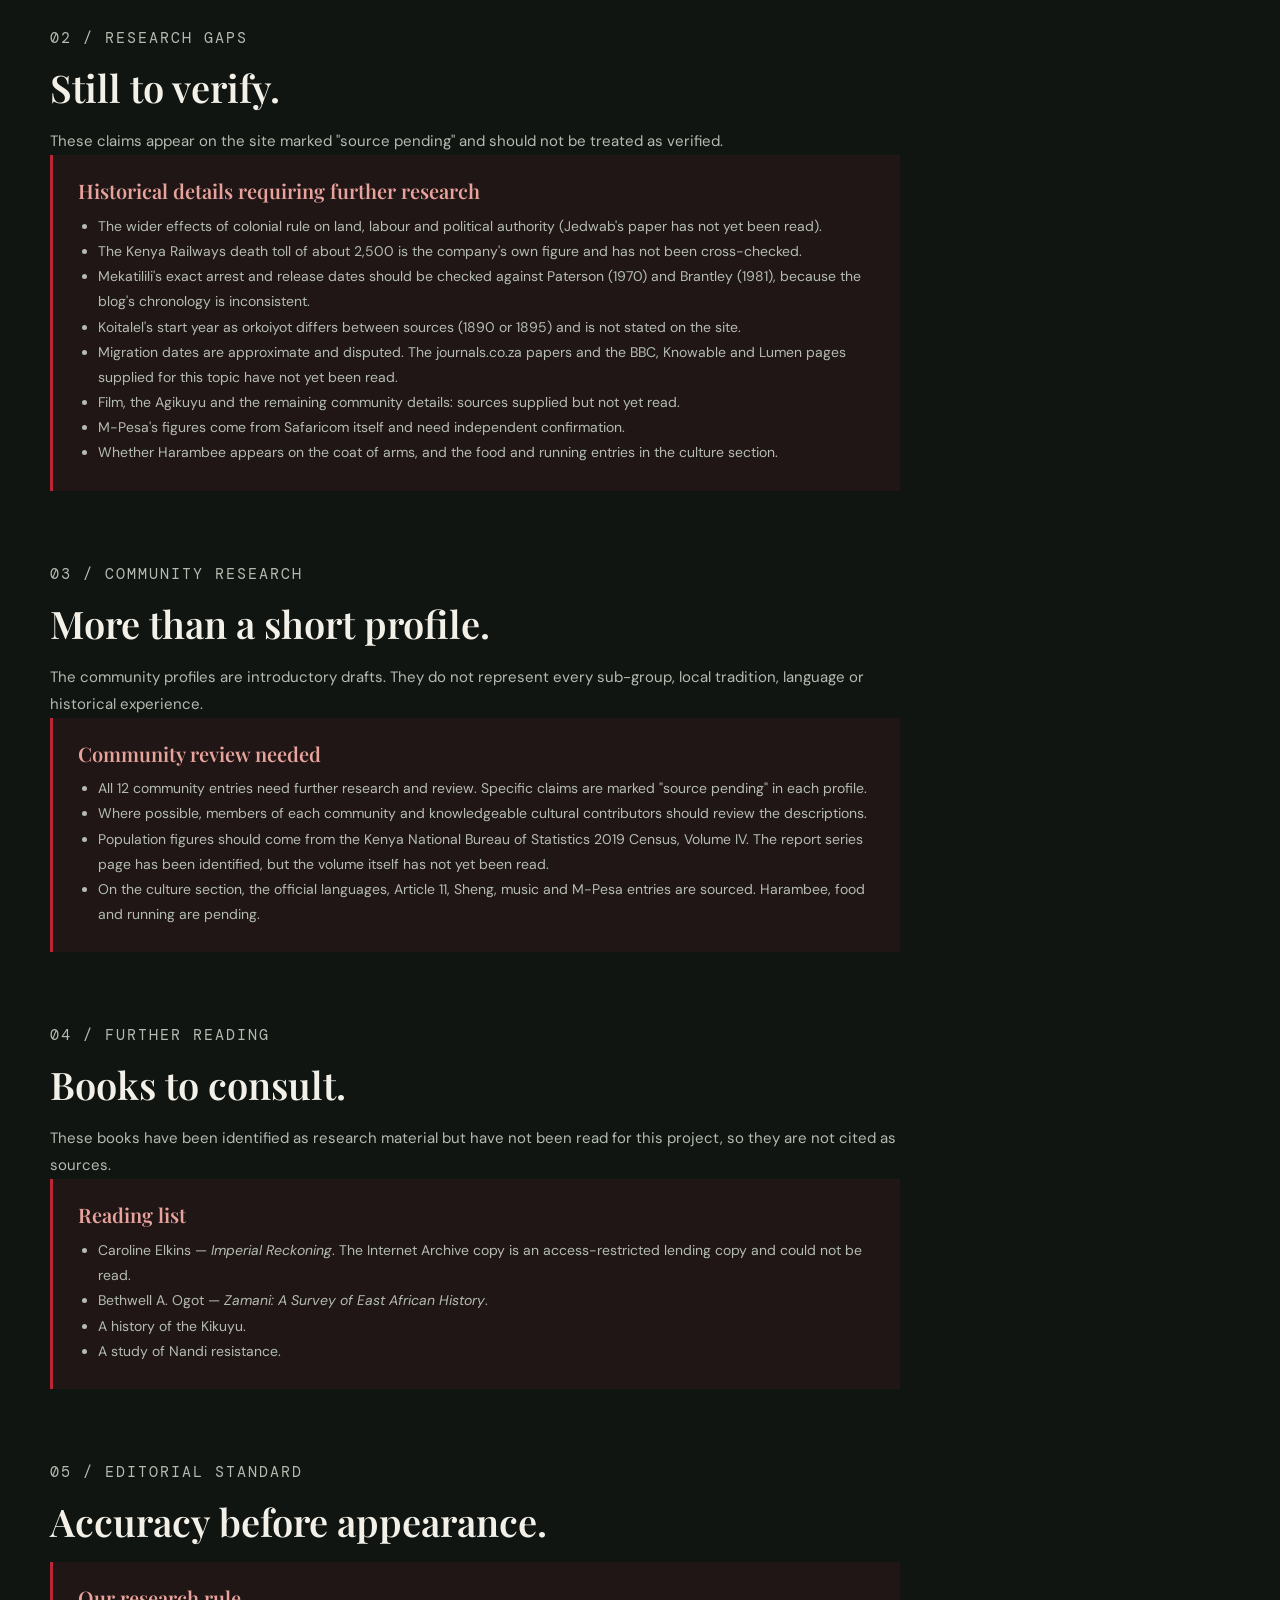
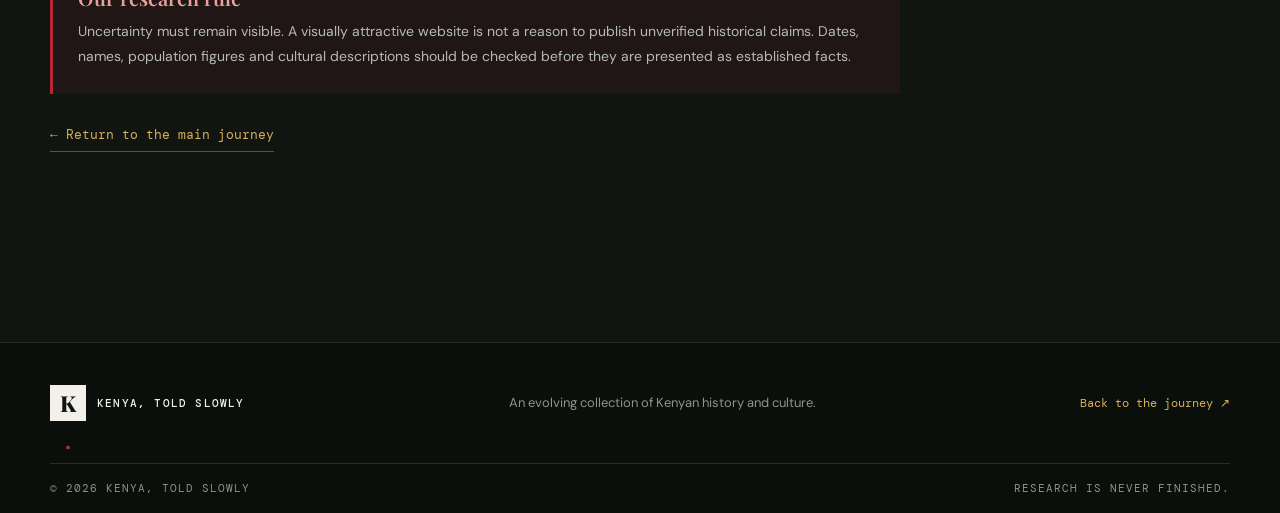
<file: sources.html>
<!DOCTYPE html>
<html lang="en">
<head>
  <meta charset="utf-8">
  <meta name="viewport" content="width=device-width, initial-scale=1">
  <meta name="theme-color" content="#101512">
  <meta name="description" content="Sources, references and research notes for Kenya, told slowly.">
  <title>Sources and references — Kenya, told slowly</title>
  <link rel="icon" href="data:image/svg+xml,%3Csvg xmlns='http://www.w3.org/2000/svg' viewBox='0 0 32 32'%3E%3Crect width='32' height='32' fill='%23f3f0e8'/%3E%3Ctext x='6' y='25' font-size='26' font-family='Georgia' font-weight='700' fill='%23101512'%3EK%3C/text%3E%3Ccircle cx='26' cy='25' r='2.5' fill='%23bb2636'/%3E%3C/svg%3E">
  <link rel="preconnect" href="https://fonts.googleapis.com">
  <link rel="preconnect" href="https://fonts.gstatic.com" crossorigin>
  <link href="https://fonts.googleapis.com/css2?family=DM+Mono:wght@400;500&family=DM+Sans:wght@400;500;600;700&family=Playfair+Display:wght@500;600;700;800&display=swap" rel="stylesheet">
  <link rel="stylesheet" href="css/styles.css">
  <script src="js/data.js" defer></script>
  <script src="js/main.js" defer></script>
</head>
<body class="doc">
  <a class="skip-link" href="#main">Skip to content</a>
  <header class="site-header">
    <nav class="nav container" aria-label="Main navigation">
      <a class="brand" href="index.html"><span class="brand-mark">K<span>.</span></span><span class="brand-name">KENYA, TOLD SLOWLY</span></a>
      <button class="menu-toggle" id="menu-toggle" aria-label="Open navigation" aria-expanded="false" aria-controls="nav-links"><span></span><span></span></button>
      <div class="nav-links" id="nav-links">
        <a href="index.html#timeline">The journey</a>
        <a href="index.html#communities">Communities</a>
        <a href="index.html#culture">Culture</a>
        <a href="sources.html" aria-current="page">Sources</a>
      </div>
      <div class="nav-era"><span class="status-dot"></span><span id="era">Reference desk</span></div>
    </nav>
  </header>

  <main id="main">
    <section class="doc-hero"><div class="container">
      <p class="eyebrow"><span class="eyebrow-line"></span> RESEARCH AND DOCUMENTATION</p>
      <h1>The reference<br><em>desk.</em></h1>
      <p>History deserves more than attractive design. This page records the sources used, the claims that still need checking and the research gaps that should be addressed before publication.</p>
    </div></section>

    <section class="doc-content container">
      <div class="doc-section">
        <p class="eyebrow">01 / SOURCES USED</p>
        <h2>Starting references.</h2>
        <p>Each numbered footnote on the site points to one of these. They are starting points and should be read alongside academic research and community perspectives.</p>
        <ol class="source-list">
          <li class="source-item" id="s1"><span class="source-number">SOURCE 01 / HUMAN ORIGINS</span>
            <h3>National Museums of Kenya — Koobi Fora</h3>
            <p>Used for the sediment sequence of about five to one million years, the Homo erectus skull of about 1.6 million years, the roughly 200 hominid specimens recovered by 1994, and the World Heritage status of Lake Turkana National Parks.</p>
            <a href="https://museums.or.ke/koobi-fora/" target="_blank" rel="noopener noreferrer">Visit National Museums of Kenya ↗</a></li>
          <li class="source-item" id="s2"><span class="source-number">SOURCE 02 / COASTAL HISTORY AND COLONIAL RULE</span>
            <h3>National Museums of Kenya — Fort Jesus Museum</h3>
            <p>Used for the Portuguese construction from 1593, the design by Batista Cairato, the Omani attack of 1696–1698, the UNESCO listing in 2011, the proclamation of the protectorate on 1 July 1895, and the fort's use as a prison.</p>
            <a href="https://museums.or.ke/fort-jesus-museum/" target="_blank" rel="noopener noreferrer">Visit National Museums of Kenya ↗</a></li>
          <li class="source-item" id="s3"><span class="source-number">SOURCE 03 / RESISTANCE AND INDEPENDENCE</span>
            <h3>Encyclopaedia Britannica — Mau Mau</h3>
            <p>Used for the origin of the movement among the Kikuyu, the 1950 ban, the October 1952 state of emergency, the casualty and detention figures to the end of 1956, and independence in 1963. This is a single reference work, and the figures should be checked against Caroline Elkins' <em>Imperial Reckoning</em>.</p>
            <a href="https://www.britannica.com/topic/Mau-Mau" target="_blank" rel="noopener noreferrer">Read the Britannica entry ↗</a></li>
          <li class="source-item" id="s4"><span class="source-number">SOURCE 04 / HISTORICAL JUSTICE</span>
            <h3>Kenya Human Rights Commission — The Mau Mau Settlement: Setting the Record Straight</h3>
            <p>Published 21 June 2013. Used for the 6 June 2013 settlement: the statement of regret, damages of KSh 330,000 each to 5,228 claimants, and the contribution to a monument.</p>
            <a href="https://khrc.or.ke/press-release/the-mau-mau-settlement-setting-the-record-straight/" target="_blank" rel="noopener noreferrer">Read the Kenya Human Rights Commission statement ↗</a></li>
          <li class="source-item" id="s5"><span class="source-number">SOURCE 05 / THE REPUBLIC</span>
            <h3>The Constitution of Kenya, 2010</h3>
            <p>Published by the National Council for Law Reporting (Kenya Law). Used for the 47 counties (First Schedule), Kiswahili as the national language and Kiswahili and English as official languages (Article 7), no state religion (Article 8), the national days (Article 9) and culture as the foundation of the nation (Article 11). The link is a copy hosted by the National Museums of Kenya.</p>
            <a href="https://museums.or.ke/download/constitution-of-kenya/" target="_blank" rel="noopener noreferrer">Open the Constitution ↗</a></li>
          <li class="source-item" id="s6"><span class="source-number">SOURCE 06 / HUMAN ORIGINS</span>
            <h3>Smithsonian Institution Human Origins Program — KNM-WT 15000 (Turkana Boy)</h3>
            <p>Used for the Nariokotome site, the 1984 discovery by Kamoya Kimeu, the age of about 1.6 million years, Homo erectus, the 40% completeness, the age at death of eight or nine, and the height of about 1.6 m.</p>
            <a href="https://humanorigins.si.edu/evidence/human-fossils/fossils/knm-wt-15000" target="_blank" rel="noopener noreferrer">Visit the Smithsonian page ↗</a></li>
          <li class="source-item" id="s7"><span class="source-number">SOURCE 07 / PEOPLE</span>
            <h3>The Nobel Foundation — Wangari Maathai, Biographical</h3>
            <p>Used for the 1976 start of the tree-planting idea, the Green Belt Movement and the 2004 Nobel Peace Prize.</p>
            <a href="https://www.nobelprize.org/prizes/peace/2004/maathai/biographical/" target="_blank" rel="noopener noreferrer">Read the Nobel biography ↗</a></li>
          <li class="source-item" id="s8"><span class="source-number">SOURCE 08 / MOBILE MONEY</span>
            <h3>Safaricom Newsroom — The M-PESA wonder: how it all begun (2017)</h3>
            <p>Used for the 6 March 2007 launch and the customer figure of more than 25 million in 2017. This is the operator's own account, so its growth claims are company statements and should be cross-checked independently.</p>
            <a href="https://newsroom.safaricom.co.ke/innovation/the-m-pesa-wonder-how-it-all-begun/" target="_blank" rel="noopener noreferrer">Read the Safaricom article ↗</a></li>
          <li class="source-item" id="s9"><span class="source-number">SOURCE 09 / SWAHILI COAST</span>
            <h3>UNESCO World Heritage Centre — Historic Town and Archaeological Site of Gedi</h3>
            <p>Used for Gedi's importance from the 10th to the 17th centuries, its Indian Ocean trade links, the imported goods found there, its exports, and its position 6.5 km inland.</p>
            <a href="https://whc.unesco.org/en/list/1720/" target="_blank" rel="noopener noreferrer">Visit UNESCO ↗</a></li>
          <li class="source-item" id="s10"><span class="source-number">SOURCE 10 / SWAHILI COAST</span>
            <h3>UNESCO World Heritage Centre — Lamu Old Town</h3>
            <p>Used for Lamu being the oldest and best-preserved Swahili settlement in East Africa and having been inhabited continuously for over 700 years.</p>
            <a href="https://whc.unesco.org/en/list/1055" target="_blank" rel="noopener noreferrer">Visit UNESCO ↗</a></li>
          <li class="source-item" id="s11"><span class="source-number">SOURCE 11 / THE RAILWAY</span>
            <h3>Kenya Railways Corporation — History</h3>
            <p>Used for the construction start on 30 May 1896, the railhead reaching Nairobi in 1899, completion at Kisumu on 19 December 1901, and the figure of about 2,500 deaths. This is a state operator's account and is celebratory in tone. Only dates and figures are used, and the death toll is the company's estimate.</p>
            <a href="https://krc.co.ke/history/" target="_blank" rel="noopener noreferrer">Visit Kenya Railways ↗</a></li>
          <li class="source-item" id="s12"><span class="source-number">SOURCE 12 / RESISTANCE</span>
            <h3>University of Sheffield, History Matters — Mekatilili Wa Menza and the Giriama War (2021)</h3>
            <p>Used for Mekatilili's birth decade, her activity in the early 1910s, the kaya fungo meetings and oaths, her arrest on 17 October 1913, the Giriama regaining the kaya in 1919, and her death in 1924. A university blog by a historian that cites Paterson (1970), Brantley (1981) and Temu (1971). It is not peer reviewed, and some of its dates are inconsistent, so only the safer points are used.</p>
            <a href="https://historymatters.sites.sheffield.ac.uk/blog-archive/2021/mekatilili-wa-menza-and-the-giriama-war" target="_blank" rel="noopener noreferrer">Read the article ↗</a></li>
          <li class="source-item" id="s13"><span class="source-number">SOURCE 13 / INDEPENDENCE</span>
            <h3>Encyclopaedia Britannica — Kenya: World War II to independence</h3>
            <p>Used for the state of emergency from October 1952 to 1960, Kenyatta's imprisonment, the 1963 elections and independence on 12 December 1963, and the republic a year later.</p>
            <a href="https://www.history.com/this-day-in-history/december-12/kenya-declares-independence-from-britain" target="_blank" rel="noopener noreferrer">HISTORY.com on 12 December 1963 ↗</a> <a href="https://www.britannica.com/place/Kenya/World-War-II-to-independence" target="_blank" rel="noopener noreferrer">Read the Britannica article ↗</a></li>
          <li class="source-item" id="s14"><span class="source-number">SOURCE 14 / RESISTANCE</span>
            <h3>Koitalel arap Samoei: Al Jazeera, Nation Africa and The EastAfrican</h3>
            <p>Used for his role as orkoiyot of the Nandi, his killing on 19 October 1905 by Colonel Richard Meinertzhagen at a meeting he had been invited to as a truce, and Meinertzhagen's admission in his memoir <em>Kenya Diary</em>. Accounts differ on details such as how many others died and who touched whom, so only the core facts are used. The story that his head was taken to Britain is oral history and is not used.</p>
            <a href="https://www.aljazeera.com/features/longform/2024/6/23/a-kenyan-tribes-search-for-its-leaders-stolen-skull" target="_blank" rel="noopener noreferrer">Read the Al Jazeera feature ↗</a> <a href="https://nation.africa/lifestyle/Museum-in-memory-of-great--Nandi-warrior-/1190-5210962-57krgu/index.html" target="_blank" rel="noopener noreferrer">Nation Africa ↗</a> <a href="https://www.theeastafrican.co.ke/tea/magazine/murder-that-shaped-the-future-of-kenya-1292866" target="_blank" rel="noopener noreferrer">The EastAfrican ↗</a></li>
          <li class="source-item" id="s15"><span class="source-number">SOURCE 15 / COLONIAL RULE</span>
            <h3>Kenya Gazette, 23 July 1920, and UK Parliament Hansard, 12 July 1920</h3>
            <p>Primary records of the Order in Council that annexed the East Africa Protectorate as the Colony of Kenya, a Crown colony without responsible government.</p>
            <a href="https://archive.gazettes.africa/archive/ke/1920/ke-government-gazette-dated-1920-07-23-no-723.pdf" target="_blank" rel="noopener noreferrer">Read the Gazette ↗</a> <a href="https://api.parliament.uk/historic-hansard/written-answers/1920/jul/12/colony-of-kenya" target="_blank" rel="noopener noreferrer">Read Hansard ↗</a></li>
          <li class="source-item" id="s16"><span class="source-number">SOURCE 16 / MIGRATIONS</span>
            <h3>Britannica, the National Museums of Kenya, a US Library of Congress country study and the Journal of African History</h3>
            <p>Used for the three language families, Cushitic herders in the arid north and east, the Kalenjin expansion around the middle of the last millennium, Bantu speakers in the Lake Victoria region by about the eleventh century, and oral histories of Kikuyu and Kamba arrival. The Journal of African History study re-examines the Shungwaya account, and sources date the Nilotic arrival differently, so every date is approximate.</p>
            <a href="https://www.britannica.com/place/eastern-Africa/Northeastern-Bantu" target="_blank" rel="noopener noreferrer">Britannica ↗</a> <a href="https://artsandculture.google.com/story/the-language-of-kenya-the-nilotic-bantu-and-cushitic-language-groups/1gVBwOhG6x7aIQ" target="_blank" rel="noopener noreferrer">National Museums of Kenya ↗</a> <a href="https://www.globalsecurity.org/military/world/kenya/history-early-1.htm" target="_blank" rel="noopener noreferrer">Library of Congress study ↗</a> <a href="https://cambridge.org/core/journals/journal-of-african-history/article/migrations-of-the-bantuspeaking-peoples-of-the-eastern-kenya-highlands-a-reappraisal/7F82C18B729D8287FDB13FD3FDF21CD3" target="_blank" rel="noopener noreferrer">Journal of African History ↗</a></li>
          <li class="source-item" id="s17"><span class="source-number">SOURCE 17 / SWAHILI COAST</span>
            <h3>OpenStax World History and the World History Encyclopedia</h3>
            <p>Used for coastal trade with Arabia, Persia, India and China, the role of Islam in Swahili identity, and the meaning of Swahili as people of the coast.</p>
            <a href="https://openstax.org/books/world-history-volume-2/pages/3-3-the-swahili-coast" target="_blank" rel="noopener noreferrer">OpenStax ↗</a> <a href="https://www.worldhistory.org/Swahili_Coast/" target="_blank" rel="noopener noreferrer">World History Encyclopedia ↗</a></li>
          <li class="source-item" id="s18"><span class="source-number">SOURCE 18 / LANGUAGE</span>
            <h3>Mous and Barasa on Sheng, and IFRA Nairobi</h3>
            <p>Used for Sheng's origins among Nairobi youth in the 1960s and 1970s, its Swahili base with English and other Kenyan languages, its spread through music, and its use beyond youth and Nairobi. Sources date its origins differently, from the early 1950s to the 1970s.</p>
            <a href="https://www.taylorfrancis.com/chapters/edit/10.4324/9780429487958-8/kenya-maarten-mous-sandra-barasa" target="_blank" rel="noopener noreferrer">Mous and Barasa ↗</a> <a href="https://halshs.archives-ouvertes.fr/halshs-01206481v1/file/MAMBO%202013%20%282%29.pdf" target="_blank" rel="noopener noreferrer">IFRA Nairobi ↗</a></li>
          <li class="source-item" id="s19"><span class="source-number">SOURCE 19 / MUSIC</span>
            <h3>Music In Africa, the Nation and Nairobi News</h3>
            <p>Used for benga's emergence from Luo rhythms with Congolese influences in the 1970s, the 1950s and 1960s pioneers, Malaika by Fadhili William, and the newer genge, kapuka and gengetone styles.</p>
            <a href="https://www.musicinafrica.net/node/13981" target="_blank" rel="noopener noreferrer">Music In Africa ↗</a> <a href="https://nation.africa/kenya/life-and-style/lifestyle/tour-of-popular-music-landscape-in-kenya-460522" target="_blank" rel="noopener noreferrer">Nation ↗</a> <a href="https://nairobinews.nation.africa/?p=246750" target="_blank" rel="noopener noreferrer">Nairobi News ↗</a></li>
        </ol>
      </div>

      <div class="doc-section">
        <p class="eyebrow">02 / RESEARCH GAPS</p>
        <h2>Still to verify.</h2>
        <p>These claims appear on the site marked "source pending" and should not be treated as verified.</p>
        <div class="source-note"><h3>Historical details requiring further research</h3><ul>
          <li>The wider effects of colonial rule on land, labour and political authority (Jedwab's paper has not yet been read).</li>
          <li>The Kenya Railways death toll of about 2,500 is the company's own figure and has not been cross-checked.</li>
          <li>Mekatilili's exact arrest and release dates should be checked against Paterson (1970) and Brantley (1981), because the blog's chronology is inconsistent.</li>
          <li>Koitalel's start year as orkoiyot differs between sources (1890 or 1895) and is not stated on the site.</li>
          <li>Migration dates are approximate and disputed. The journals.co.za papers and the BBC, Knowable and Lumen pages supplied for this topic have not yet been read.</li>
          <li>Film, the Agikuyu and the remaining community details: sources supplied but not yet read.</li>
          <li>M-Pesa's figures come from Safaricom itself and need independent confirmation.</li>
          <li>Whether Harambee appears on the coat of arms, and the food and running entries in the culture section.</li>
        </ul></div>
      </div>

      <div class="doc-section">
        <p class="eyebrow">03 / COMMUNITY RESEARCH</p>
        <h2>More than a short profile.</h2>
        <p>The community profiles are introductory drafts. They do not represent every sub-group, local tradition, language or historical experience.</p>
        <div class="source-note"><h3>Community review needed</h3><ul>
          <li>All 12 community entries need further research and review. Specific claims are marked "source pending" in each profile.</li>
          <li>Where possible, members of each community and knowledgeable cultural contributors should review the descriptions.</li>
          <li>Population figures should come from the Kenya National Bureau of Statistics 2019 Census, Volume IV. The report series page has been identified, but the volume itself has not yet been read.</li>
          <li>On the culture section, the official languages, Article 11, Sheng, music and M-Pesa entries are sourced. Harambee, food and running are pending.</li>
        </ul></div>
      </div>

      <div class="doc-section">
        <p class="eyebrow">04 / FURTHER READING</p>
        <h2>Books to consult.</h2>
        <p>These books have been identified as research material but have not been read for this project, so they are not cited as sources.</p>
        <div class="source-note"><h3>Reading list</h3><ul>
          <li>Caroline Elkins — <em>Imperial Reckoning</em>. The Internet Archive copy is an access-restricted lending copy and could not be read.</li>
          <li>Bethwell A. Ogot — <em>Zamani: A Survey of East African History</em>.</li>
          <li>A history of the Kikuyu.</li>
          <li>A study of Nandi resistance.</li>
        </ul></div>
      </div>

      <div class="doc-section">
        <p class="eyebrow">05 / EDITORIAL STANDARD</p>
        <h2>Accuracy before appearance.</h2>
        <div class="source-note"><h3>Our research rule</h3>
          <p>Uncertainty must remain visible. A visually attractive website is not a reason to publish unverified historical claims. Dates, names, population figures and cultural descriptions should be checked before they are presented as established facts.</p></div>
        <a class="closing-link" href="index.html">← Return to the main journey</a>
      </div>
    </section>
  </main>

  <footer class="site-footer">
    <div class="container footer-main">
      <a class="brand" href="index.html"><span class="brand-mark">K<span>.</span></span><span class="brand-name">KENYA, TOLD SLOWLY</span></a>
      <p>An evolving collection of Kenyan history and culture.</p>
      <a class="footer-source" href="index.html">Back to the journey ↗</a>
    </div>
    <div class="container footer-bottom"><span>© 2026 KENYA, TOLD SLOWLY</span><span>RESEARCH IS NEVER FINISHED.</span></div>
  </footer>
</body>
</html>
</file>
<file: css/styles.css>
/* KENYA, TOLD SLOWLY — dark editorial theme + Kenyan flag palette */
@property --scene-a{syntax:"<color>";inherits:true;initial-value:#18231d}
@property --scene-b{syntax:"<color>";inherits:true;initial-value:#263d2c}
:root{
  --bg:#101512;--bg-soft:#151e19;--bg-panel:#1b2720;--bg-raised:#202e26;
  --black:#080b09;--red:#bb2636;--red-light:#e04a4c;--green:#27834b;--green-light:#53a66b;--white:#f3f0e8;
  --cream:#e8e0cf;--muted:#b4bcb1;--muted-dark:#8a958d;--gold:#d9ad56;--copper:#c87942;--turquoise:#398a83;
  --font-display:"Playfair Display",Georgia,serif;--font-body:"DM Sans",Arial,sans-serif;--font-mono:"DM Mono",monospace;
  --container:1180px;--border:rgba(232,224,207,.14);
  --scene-a:#18231d;--scene-b:#263d2c;
  transition:--scene-a 1s ease,--scene-b 1s ease;
}
*{box-sizing:border-box;margin:0;padding:0}
html{scroll-behavior:smooth;scroll-padding-top:90px}
body{background:var(--bg);color:var(--white);font-family:var(--font-body);font-size:16px;line-height:1.7;overflow-x:hidden}
body::before{content:"";position:fixed;inset:0;pointer-events:none;z-index:20;opacity:.12;background-image:url("data:image/svg+xml,%3Csvg viewBox='0 0 180 180' xmlns='http://www.w3.org/2000/svg'%3E%3Cfilter id='n'%3E%3CfeTurbulence type='fractalNoise' baseFrequency='.85' numOctaves='3' stitchTiles='stitch'/%3E%3C/filter%3E%3Crect width='100%25' height='100%25' filter='url(%23n)' opacity='.16'/%3E%3C/svg%3E")}
a{color:inherit;text-decoration:none}button{font:inherit}img,svg{max-width:100%}
::selection{background:var(--red);color:#fff}
.container{width:min(var(--container),calc(100% - 48px));margin-inline:auto}
.section-pad{padding:120px 0}
.skip-link{position:fixed;top:-100px;left:20px;z-index:1000;background:var(--white);color:var(--bg);padding:12px 18px}
.skip-link:focus{top:20px}
:focus-visible{outline:2px solid var(--gold);outline-offset:4px}

/* PROGRESS + NAV */
.scroll-progress{position:fixed;z-index:100;top:0;left:0;height:3px;width:0;background:linear-gradient(90deg,var(--green),var(--white),var(--red))}
.site-header{position:sticky;top:0;z-index:50;background:rgba(16,21,18,.93);border-bottom:1px solid var(--border);backdrop-filter:blur(18px)}
.nav{min-height:76px;display:flex;align-items:center;justify-content:space-between;gap:30px}
.brand{display:inline-flex;align-items:center;gap:11px;flex-shrink:0}
.brand-mark{display:grid;place-items:center;width:36px;height:36px;background:var(--white);color:var(--bg);font-family:var(--font-display);font-size:22px;font-weight:800}
.brand-mark span{color:var(--red)}
.brand-name{font-family:var(--font-mono);font-size:11px;letter-spacing:1.2px;font-weight:500}
.nav-links{display:flex;align-items:center;gap:29px}
.nav-links a{color:var(--muted);font-size:14px;transition:color .2s}
.nav-links a:hover,.nav-links a[aria-current]{color:var(--white)}
.nav-era{display:flex;align-items:center;gap:9px;color:var(--muted);font-family:var(--font-mono);font-size:11px;text-transform:uppercase}
.status-dot{width:7px;height:7px;border-radius:50%;background:var(--green-light);box-shadow:0 0 12px rgba(83,166,107,.7)}
.menu-toggle{display:none;border:1px solid var(--border);background:transparent;width:44px;height:44px;cursor:pointer}
.menu-toggle span{display:block;width:18px;height:2px;margin:5px auto;background:var(--white)}

/* TYPE */
.eyebrow{color:var(--gold);font-family:var(--font-mono);font-size:11px;letter-spacing:2px;text-transform:uppercase}
.eyebrow-line{display:inline-block;width:28px;height:1px;background:var(--red);vertical-align:middle;margin-right:9px}
h1,h2,h3{font-family:var(--font-display);font-weight:600;line-height:1.08}
h1 em,h2 em,h3 em{color:var(--gold);font-weight:500}
.fn{font-family:var(--font-mono);font-size:11px;color:var(--gold);border-bottom:1px solid rgba(217,173,86,.4);white-space:nowrap}
.badge,.badge-inline,.pending::after{font-family:var(--font-mono);font-size:11px;letter-spacing:1px;color:#e8a29c;border:1px solid rgba(232,162,156,.45);padding:2px 7px;white-space:nowrap}
.badge{display:inline-block;margin-top:14px}
.badge-inline{display:inline-block;line-height:1.4}
.pending::after{content:"SOURCE PENDING";display:inline-block;margin-left:10px;vertical-align:middle}

/* HERO */
.hero{min-height:690px;position:relative;overflow:hidden;display:flex;flex-direction:column;justify-content:center;background:radial-gradient(ellipse at 78% 45%,rgba(39,131,75,.15),transparent 42%),linear-gradient(120deg,#101512 15%,#152019 70%,#101512)}
.hero-grid{position:absolute;inset:0;opacity:.13;background-image:linear-gradient(rgba(232,224,207,.1) 1px,transparent 1px),linear-gradient(90deg,rgba(232,224,207,.1) 1px,transparent 1px);background-size:70px 70px;mask-image:linear-gradient(to right,transparent,black)}
.hero-content{display:grid;grid-template-columns:1fr .9fr;align-items:center;gap:70px;padding-top:75px;padding-bottom:70px;position:relative;z-index:2}
.hero-copy{max-width:620px}
.hero-copy h1{font-size:clamp(65px,8vw,110px);letter-spacing:-5px;margin:28px 0}
.hero-copy h1 em{color:var(--white);position:relative}
.hero-copy h1 em::after{content:"";display:block;width:62%;height:5px;background:var(--red);margin-top:9px}
.hero-description{max-width:500px;color:var(--muted);font-size:18px;line-height:1.8}
.hero-actions{display:flex;align-items:center;gap:27px;margin-top:36px}
.button{min-height:48px;padding:0 22px;display:inline-flex;align-items:center;justify-content:center;gap:22px;font-family:var(--font-mono);font-size:13px;transition:transform .25s,background .25s}
.button:hover{transform:translateY(-3px)}
.button-primary{background:var(--red);color:#fff;border:1px solid var(--red)}.button-primary:hover{background:var(--red-light)}
.button-primary span,.button-light span{font-size:17px}
.text-link{color:var(--cream);font-size:14px;border-bottom:1px solid var(--muted-dark);padding-bottom:5px}
.hero-meta{display:flex;align-items:center;gap:14px;margin-top:58px;color:var(--muted-dark);font-family:var(--font-mono);font-size:11px;letter-spacing:1px}
.meta-divider{height:12px;width:1px;background:var(--muted-dark)}
.hero-art{height:440px;position:relative;overflow:hidden;background:linear-gradient(180deg,#1b3028,#273a2d 65%,#18251e);border:1px solid rgba(232,224,207,.16)}
.hero-art::after{content:"";position:absolute;inset:0;background:linear-gradient(135deg,rgba(255,255,255,.06),transparent 45%)}
.art-orbit{position:absolute;border:1px solid rgba(232,224,207,.17);border-radius:50%;left:50%;top:45%;transform:translate(-50%,-50%)}
.orbit-one{width:340px;height:340px}.orbit-two{width:260px;height:260px}
.sun{position:absolute;width:105px;height:105px;border-radius:50%;background:var(--red);top:82px;right:78px;box-shadow:0 0 70px rgba(187,38,54,.3)}
.mountain{position:absolute;bottom:0;width:0;height:0;border-style:solid}
.mountain-back{left:-40px;border-width:0 230px 230px 230px;border-color:transparent transparent #395b43 transparent}
.mountain-front{right:-70px;border-width:0 280px 175px 280px;border-color:transparent transparent #203d2e transparent}
.land-layer{position:absolute;left:-10%;bottom:-30px;width:120%;height:130px;border-radius:50% 50% 0 0;background:#172a20}
.acacia{position:absolute;z-index:3;bottom:15px;left:30%;width:220px;filter:drop-shadow(0 8px 8px rgba(0,0,0,.2))}
.art-caption{position:absolute;z-index:4;left:22px;right:22px;top:19px;display:flex;justify-content:space-between;color:rgba(243,240,232,.75);font-family:var(--font-mono);font-size:11px;letter-spacing:1px}
.hero-bottom{display:flex;align-items:center;gap:14px;padding-bottom:25px;color:var(--muted-dark);font-family:var(--font-mono);font-size:11px;letter-spacing:1.5px}
.scroll-arrow{color:var(--gold);font-size:16px}.hero-bottom-line{height:1px;background:var(--border);flex:1}

/* INTRO */
.intro{background:#151d18;border-block:1px solid var(--border)}
.intro-layout{display:grid;grid-template-columns:.55fr 1.5fr .7fr;gap:50px;align-items:start}
.section-index{display:flex;flex-direction:column;align-items:flex-start;gap:16px}
.index-number{font-family:var(--font-display);font-size:48px;color:var(--red)}
.index-line{width:45px;height:1px;background:var(--gold)}
.intro-text h2{font-size:clamp(42px,5vw,64px);margin-bottom:28px}
.intro-text p{max-width:660px;color:var(--muted);font-size:16px;line-height:1.85;margin-bottom:16px}
.intro-stats{display:flex;flex-direction:column;gap:25px;padding-left:30px;border-left:1px solid var(--border)}
.stat{display:flex;flex-direction:column}
.stat strong{color:var(--green-light);font-family:var(--font-display);font-size:38px;font-weight:500}
.stat span{color:var(--muted-dark);font-family:var(--font-mono);font-size:11px;letter-spacing:1.2px}

/* SECTION HEADINGS */
.section-heading{display:flex;align-items:end;justify-content:space-between;gap:50px;margin-bottom:75px}
.section-heading h2{margin-top:20px;font-size:clamp(48px,6vw,76px);letter-spacing:-2px}
.section-intro{max-width:370px;color:var(--muted);font-size:15px;line-height:1.8;padding-bottom:8px}

/* TIMELINE (background follows the chapter in view) */
.timeline-section{background:radial-gradient(ellipse at 0% 40%,rgba(39,131,75,.07),transparent 40%),linear-gradient(180deg,var(--scene-a),var(--scene-b));background-attachment:scroll,fixed}
.timeline{position:relative}
.timeline::before{content:"";position:absolute;left:33px;top:0;bottom:0;width:1px;background:linear-gradient(to bottom,var(--green),var(--gold),var(--red),var(--green));opacity:.55}
.chapter{display:grid;grid-template-columns:70px 1fr 1fr;gap:35px;align-items:center;padding:60px 0;border-top:1px solid var(--border)}
.chapter:last-child{border-bottom:1px solid var(--border)}
.chapter.reverse .chapter-visual{grid-column:2;grid-row:1}
.chapter.reverse .chapter-copy{grid-column:3;grid-row:1}
.chapter-number{align-self:stretch;display:flex;align-items:center;flex-direction:column;gap:12px;position:relative;z-index:2}
.chapter-number>span:first-child{display:grid;place-items:center;width:35px;height:35px;border-radius:50%;background:var(--bg);border:1px solid var(--green);color:var(--gold);font-family:var(--font-mono);font-size:11px}
.chapter-line{height:45px;width:1px;background:var(--border)}
.chapter-date{writing-mode:vertical-rl;color:var(--muted-dark);font-family:var(--font-mono);font-size:11px;letter-spacing:1px}
.chapter-copy{padding:20px 0}
.chapter-copy h3{font-size:clamp(40px,5vw,62px);letter-spacing:-2px;margin:17px 0 23px}
.chapter-copy>p:not(.eyebrow){max-width:520px;color:var(--muted);font-size:16px;line-height:1.8;margin-top:16px}
.chapter-copy>h3+p{margin-top:0}
.chapter-fact{display:flex;align-items:flex-start;gap:15px;margin-top:24px;padding:16px;max-width:520px;background:rgba(255,255,255,.04);border-left:2px solid var(--green)}
.fact-mark{color:var(--green-light);font-family:var(--font-mono);font-size:12px;padding-top:2px}
.red-mark{color:var(--red-light)}.green-mark{color:var(--green-light)}
.chapter-fact p{color:var(--muted);font-size:14px;line-height:1.75}
.chapter-fact strong{color:var(--white);font-size:15px}

/* CHAPTER VISUALS */
.chapter-visual{position:relative;height:360px;overflow:hidden;border:1px solid rgba(232,224,207,.13)}
.visual-label,.visual-bottom-label{position:absolute;z-index:5;left:20px;right:20px;color:rgba(243,240,232,.78);font-family:var(--font-mono);font-size:11px;letter-spacing:1px}
.visual-label{top:18px}.visual-bottom-label{bottom:18px}
.visual-cradle{background:linear-gradient(150deg,#304b3c,#a17b4b 85%)}
.visual-cradle::before,.visual-cradle::after{content:"";position:absolute;bottom:-90px;width:120%;height:220px;border-radius:50%}
.visual-cradle::before{left:-20%;background:#745d3d;transform:rotate(-8deg)}
.visual-cradle::after{right:-40%;bottom:-120px;background:#3b4e37;transform:rotate(12deg)}
.visual-sun{position:absolute;width:95px;height:95px;border-radius:50%;background:#d9ad56;right:60px;top:70px}
.fossil-shape{position:absolute;z-index:3;left:40%;top:100px;transform:rotate(-18deg)}
.fossil-skull{width:85px;height:72px;background:#d9c5a0;border-radius:48% 50% 40% 40%;position:relative}
.fossil-skull::after{content:"";position:absolute;width:30px;height:28px;background:#77634a;border-radius:50%;left:27px;top:25px}
.fossil-spine{width:12px;height:95px;background:#d9c5a0;margin:-2px auto;border-radius:10px}
.visual-movement{background:radial-gradient(circle at 70% 25%,rgba(217,173,86,.5),transparent 20%),linear-gradient(135deg,#273b33,#18251f)}
.route{position:absolute;border:2px dashed rgba(217,173,86,.65);border-color:rgba(217,173,86,.65) transparent transparent transparent;border-radius:50%}
.route-one{width:300px;height:180px;top:100px;left:30px;transform:rotate(-22deg)}
.route-two{width:230px;height:170px;top:110px;left:110px;transform:rotate(35deg)}
.route-three{width:260px;height:120px;top:165px;left:60px;transform:rotate(8deg)}
.route-point{position:absolute;width:12px;height:12px;background:var(--red);border:3px solid var(--white);border-radius:50%}
.point-one{left:70px;top:150px}.point-two{right:75px;top:105px}.point-three{left:48%;bottom:75px}
.movement-word,.railway-word,.freedom-word{position:absolute;z-index:3;left:50%;top:48%;transform:translate(-50%,-50%);font-family:var(--font-display);font-size:38px;line-height:1.05;text-align:center;color:rgba(243,240,232,.9)}
.visual-coast{background:linear-gradient(180deg,#243c43,#387c7b 70%,#214e4e)}
.coast-sun{position:absolute;width:80px;height:80px;border-radius:50%;background:var(--copper);top:65px;right:65px}
.coast-water{position:absolute;bottom:0;height:120px;width:100%;background:#1a5255}
.coast-building{position:absolute;z-index:2;bottom:110px;background:#d6b68b}
.building-one{width:80px;height:115px;left:25%}.building-two{width:95px;height:150px;left:47%}.building-three{width:75px;height:105px;left:72%}
.coast-building::before{content:"";position:absolute;left:-10px;top:-25px;width:0;height:0;border-style:solid;border-width:0 50px 28px 50px;border-color:transparent transparent #9a7958 transparent}
.coast-wave{position:absolute;z-index:3;width:140%;height:40px;left:-20%;border-top:2px solid rgba(255,255,255,.25);border-radius:50%}
.wave-one{bottom:65px}.wave-two{bottom:35px}
.visual-railway{background:linear-gradient(140deg,#392b25,#724b37)}
.railway-sun{position:absolute;width:110px;height:110px;right:55px;top:55px;background:#c87942;border-radius:50%;opacity:.8}
.railway-track{position:absolute;width:180px;height:240px;left:50%;bottom:-90px;transform:translateX(-50%) perspective(300px) rotateX(45deg)}
.track-line{position:absolute;height:100%;width:7px;left:30px;background:#c6b9a2}.track-line.second{left:140px}
.track-sleeper{position:absolute;left:15px;width:140px;height:9px;background:#503a2d}
.track-sleeper:nth-of-type(3){top:35px}.track-sleeper:nth-of-type(4){top:75px}.track-sleeper:nth-of-type(5){top:115px}.track-sleeper:nth-of-type(6){top:155px}.track-sleeper:nth-of-type(7){top:195px}.track-sleeper:nth-of-type(8){top:230px}
.railway-word{top:42%;font-size:30px}
.visual-freedom{background:linear-gradient(140deg,#2c2021,#682f34)}
.freedom-sun{position:absolute;width:150px;height:150px;background:var(--red);border-radius:50%;top:40px;left:50%;transform:translateX(-50%);opacity:.7}
.freedom-figure{position:absolute;z-index:2;bottom:0;width:70px;height:180px;background:#111512;border-radius:45% 45% 0 0}
.figure-one{left:23%}.figure-two{left:45%;height:210px}.figure-three{left:68%;height:160px}
.freedom-figure::before{content:"";position:absolute;width:55px;height:55px;border-radius:50%;background:#111512;top:-40px;left:8px}
.freedom-word{top:40%;font-size:31px;text-shadow:0 2px 15px rgba(0,0,0,.5)}
.visual-republic{background:linear-gradient(140deg,#1b3a2a,#315c3e)}
.republic-sun{position:absolute;top:60px;left:50%;transform:translateX(-50%);width:170px;height:170px;border-radius:50%;background:var(--green);opacity:.45}
.republic-circle{position:absolute;border:1px solid rgba(243,240,232,.3);border-radius:50%;top:45px;left:50%;transform:translateX(-50%)}
.circle-one{width:200px;height:200px}.circle-two{width:270px;height:270px;top:10px}.circle-three{width:340px;height:340px;top:-25px}
.republic-word{position:absolute;z-index:3;top:42%;left:50%;transform:translate(-50%,-50%);font-family:var(--font-display);font-size:85px;line-height:.9;text-align:center}
.republic-word span{display:block;margin-top:10px;font-family:var(--font-mono);font-size:12px;letter-spacing:3px}

/* COMMUNITIES */
.communities-section{background:#151d18;border-block:1px solid var(--border)}
.community-toolbar{display:flex;justify-content:space-between;align-items:center;gap:25px;margin-bottom:30px}
.community-toolbar>p{color:var(--muted-dark);font-family:var(--font-mono);font-size:11px;letter-spacing:1.3px}
.filters{display:flex;flex-wrap:wrap;gap:8px}
.filter-button{background:transparent;border:1px solid var(--border);color:var(--muted);padding:10px 14px;font-family:var(--font-mono);font-size:11px;cursor:pointer;transition:.2s}
.filter-button:hover,.filter-button[aria-pressed="true"]{color:var(--white);border-color:var(--green-light);background:rgba(39,131,75,.18)}
.community-grid{display:grid;grid-template-columns:repeat(3,1fr);gap:16px}
.community-card{position:relative;min-height:230px;padding:25px;text-align:left;background:var(--bg-panel);border:1px solid var(--border);border-top:3px solid var(--card-accent,var(--green));color:var(--white);cursor:pointer;overflow:hidden;transition:transform .25s,background .25s}
.community-card:hover{transform:translateY(-5px);background:var(--bg-raised)}
.community-card::after{content:"";position:absolute;width:150px;height:150px;right:-65px;bottom:-75px;border-radius:50%;border:1px solid var(--card-accent,var(--green));opacity:.3;transition:transform .3s}
.community-card:hover::after{transform:scale(1.5)}
.card-region{color:var(--card-accent,var(--green-light));font-family:var(--font-mono);font-size:11px;letter-spacing:1.2px;text-transform:uppercase}
.card-name{display:block;margin-top:22px;font-family:var(--font-display);font-size:29px;line-height:1.15}
.card-tagline{display:block;margin-top:10px;color:var(--muted);font-size:14px}
.card-open{display:block;margin-top:25px;color:var(--gold);font-family:var(--font-mono);font-size:11px;letter-spacing:1px}
.community-note{margin-top:25px;max-width:700px;color:var(--muted-dark);font-size:13px;line-height:1.8}

/* DIALOG */
.community-dialog{width:min(560px,calc(100% - 32px));margin:auto;padding:0;border:1px solid rgba(232,224,207,.2);background:#1a251e;color:var(--white);box-shadow:0 25px 100px rgba(0,0,0,.6)}
.community-dialog::backdrop{background:rgba(0,0,0,.78);backdrop-filter:blur(5px)}
.dialog-content{padding:45px}
.dialog-close{position:absolute;top:8px;right:12px;width:44px;height:44px;border:0;background:transparent;color:var(--white);font-size:30px;cursor:pointer}
.dialog-content h2{margin-top:14px;font-size:45px}
.dialog-rule{height:2px;width:55px;margin:22px 0;background:var(--red)}
.dialog-content>p:not(.eyebrow){color:var(--muted);font-size:16px;line-height:1.85}
.dialog-content>.dialog-disclaimer{margin-top:25px;padding-top:15px;border-top:1px solid var(--border);font-size:13px;color:var(--muted-dark)}

/* CULTURE */
.culture-section{background:radial-gradient(ellipse at 100% 50%,rgba(187,38,54,.07),transparent 40%),var(--bg)}
.culture-grid{display:grid;grid-template-columns:repeat(2,1fr);gap:15px}
.culture-item{position:relative;min-height:190px;padding:30px;background:#19231d;border:1px solid var(--border);overflow:hidden}
.culture-item:nth-child(3n+1){border-left:3px solid var(--green)}
.culture-item:nth-child(3n+2){border-left:3px solid var(--red)}
.culture-item:nth-child(3n){border-left:3px solid var(--gold)}
.culture-number{color:var(--muted-dark);font-family:var(--font-mono);font-size:11px}
.culture-item h3{margin:15px 0 10px;font-size:27px}
.culture-item p{max-width:520px;color:var(--muted);font-size:15px;line-height:1.75}

/* CLOSING + FOOTER */
.closing-section{position:relative;overflow:hidden;padding:130px 0;background:linear-gradient(120deg,#192a20,#263e2d);text-align:center}
.closing-pattern{position:absolute;inset:0;opacity:.12;background-image:repeating-linear-gradient(45deg,transparent 0 28px,rgba(255,255,255,.15) 29px 30px)}
.closing-content{position:relative;z-index:2;max-width:720px}
.closing-content h2{margin:25px 0;font-size:clamp(46px,6vw,75px)}
.closing-content>p:not(.eyebrow){max-width:560px;margin:0 auto 32px;color:rgba(243,240,232,.8);font-size:16px;line-height:1.8}
.button-light{background:var(--white);color:var(--bg)}.button-light:hover{background:var(--gold)}
.closing-flag{position:absolute;bottom:0;left:0;right:0;height:7px;display:flex}
.closing-flag span{flex:1}
.closing-flag span:nth-child(1){background:var(--black)}.closing-flag span:nth-child(2){background:var(--red)}.closing-flag span:nth-child(3){background:var(--green)}
.site-footer{background:#0b0f0c;border-top:1px solid var(--border)}
.footer-main{min-height:120px;display:flex;align-items:center;justify-content:space-between;gap:25px}
.footer-main>p{color:var(--muted-dark);font-size:13px}
.footer-source{color:var(--gold);font-family:var(--font-mono);font-size:12px}
.footer-bottom{min-height:50px;border-top:1px solid var(--border);display:flex;align-items:center;justify-content:space-between;gap:20px;color:var(--muted-dark);font-family:var(--font-mono);font-size:11px;letter-spacing:1px}

/* SOURCES PAGE */
.doc{min-height:100vh;background:var(--bg)}
.doc-hero{padding:100px 0 65px;background:radial-gradient(ellipse at 85% 10%,rgba(39,131,75,.15),transparent 40%),#151d18;border-bottom:1px solid var(--border)}
.doc-hero h1{max-width:850px;margin:20px 0;font-size:clamp(50px,7vw,82px)}
.doc-hero p{max-width:650px;color:var(--muted);font-size:16px;line-height:1.8}
.doc-content{padding:75px 0 120px}
.doc-section{max-width:850px;margin-bottom:70px}
.doc-section h2{margin:15px 0 20px;font-size:38px}
.doc-section>p{color:var(--muted);font-size:15px;line-height:1.8}
.source-list{display:grid;gap:12px;margin-top:25px;list-style:none}
.source-item{padding:22px;background:var(--bg-panel);border:1px solid var(--border);border-left:3px solid var(--green)}
.source-item:target{border-left-color:var(--red);background:var(--bg-raised)}
.source-number{display:block;margin-bottom:8px;color:var(--gold);font-family:var(--font-mono);font-size:11px}
.source-item h3{font-family:var(--font-body);font-size:17px;font-weight:600}
.source-item p{margin-top:7px;color:var(--muted);font-size:14px;line-height:1.75}
.source-item a{display:inline-block;margin-top:12px;color:var(--green-light);font-family:var(--font-mono);font-size:12px;overflow-wrap:anywhere}
.source-note{padding:25px;background:rgba(187,38,54,.09);border-left:3px solid var(--red)}
.source-note h3{margin-bottom:10px;color:#e8a29c;font-size:20px}
.source-note p,.source-note li{color:var(--muted);font-size:14px;line-height:1.8}
.source-note ul{padding-left:20px;margin-top:12px}
.closing-link{display:inline-block;margin-top:30px;color:var(--gold);font-family:var(--font-mono);font-size:13px;border-bottom:1px solid rgba(217,173,86,.4);padding-bottom:5px}

/* MOTION */
.reveal{opacity:0;transform:translateY(22px);transition:opacity .7s,transform .7s}
.reveal.visible{opacity:1;transform:none}

/* RESPONSIVE */
@media (max-width:1000px){
  .hero-content{gap:35px}.hero-copy h1{font-size:75px}
  .intro-layout{grid-template-columns:.4fr 1.5fr}
  .intro-stats{grid-column:2;flex-direction:row;justify-content:space-between;border-left:0;border-top:1px solid var(--border);padding:25px 0 0}
  .chapter{gap:20px}.community-grid{grid-template-columns:repeat(2,1fr)}
}
@media (max-width:760px){
  .container{width:min(100% - 32px,var(--container))}
  .section-pad{padding:80px 0}.nav{min-height:68px}.brand-name{font-size:10px}
  .menu-toggle{display:block;margin-left:auto}.nav-era{display:none}
  .nav-links{display:none;position:absolute;top:68px;left:0;right:0;padding:22px 24px;background:#111914;border-bottom:1px solid var(--border);flex-direction:column;align-items:flex-start;gap:18px}
  .nav-links.open{display:flex}.nav-links a{font-size:16px}
  .hero{min-height:auto}.hero-content{grid-template-columns:1fr;padding-top:75px;gap:50px}
  .hero-copy h1{font-size:clamp(62px,14vw,90px);letter-spacing:-3px}
  .hero-description{font-size:16px}.hero-art{height:350px}.hero-meta{margin-top:35px;flex-wrap:wrap}
  .intro-layout{grid-template-columns:1fr;gap:25px}
  .section-index{flex-direction:row;align-items:center}.index-number{font-size:32px}.intro-stats{grid-column:auto}
  .section-heading{display:block;margin-bottom:45px}.section-intro{margin-top:20px}
  .chapter,.chapter.reverse{grid-template-columns:45px 1fr;gap:15px;padding:45px 0}
  .chapter-copy,.chapter.reverse .chapter-copy{grid-column:2;grid-row:1}
  .chapter-visual,.chapter.reverse .chapter-visual{grid-column:2;grid-row:2;height:290px}
  .timeline::before{left:22px}
  .chapter-number>span:first-child{width:31px;height:31px}
  .chapter-copy h3{font-size:45px}
  .community-toolbar{align-items:flex-start;flex-direction:column}
  .community-card{min-height:210px;padding:20px}.card-name{font-size:24px}
  .culture-grid{grid-template-columns:1fr}.closing-section{padding:90px 0}
  .footer-main{align-items:flex-start;flex-direction:column;padding-top:35px;padding-bottom:35px}
  .footer-bottom{padding:17px 0;align-items:flex-start;flex-direction:column}
}
@media (max-width:450px){
  .hero-actions{align-items:flex-start;flex-direction:column;gap:20px}.hero-art{height:290px}
  .intro-stats{gap:12px}.stat strong{font-size:30px}
  .community-grid{grid-template-columns:1fr}.community-card{min-height:190px}
  .dialog-content{padding:35px 25px}.dialog-content h2{font-size:35px}
}
@media (prefers-reduced-motion:reduce){
  *,*::before,*::after{scroll-behavior:auto!important;animation-duration:.01ms!important;transition-duration:.01ms!important}
  .reveal{opacity:1;transform:none}
}

.dialog-sources{margin-top:18px;font-family:var(--font-mono);font-size:12px;color:var(--gold)}.dialog-sources:empty{display:none}.dialog-sources a{margin-right:8px}
</file>
